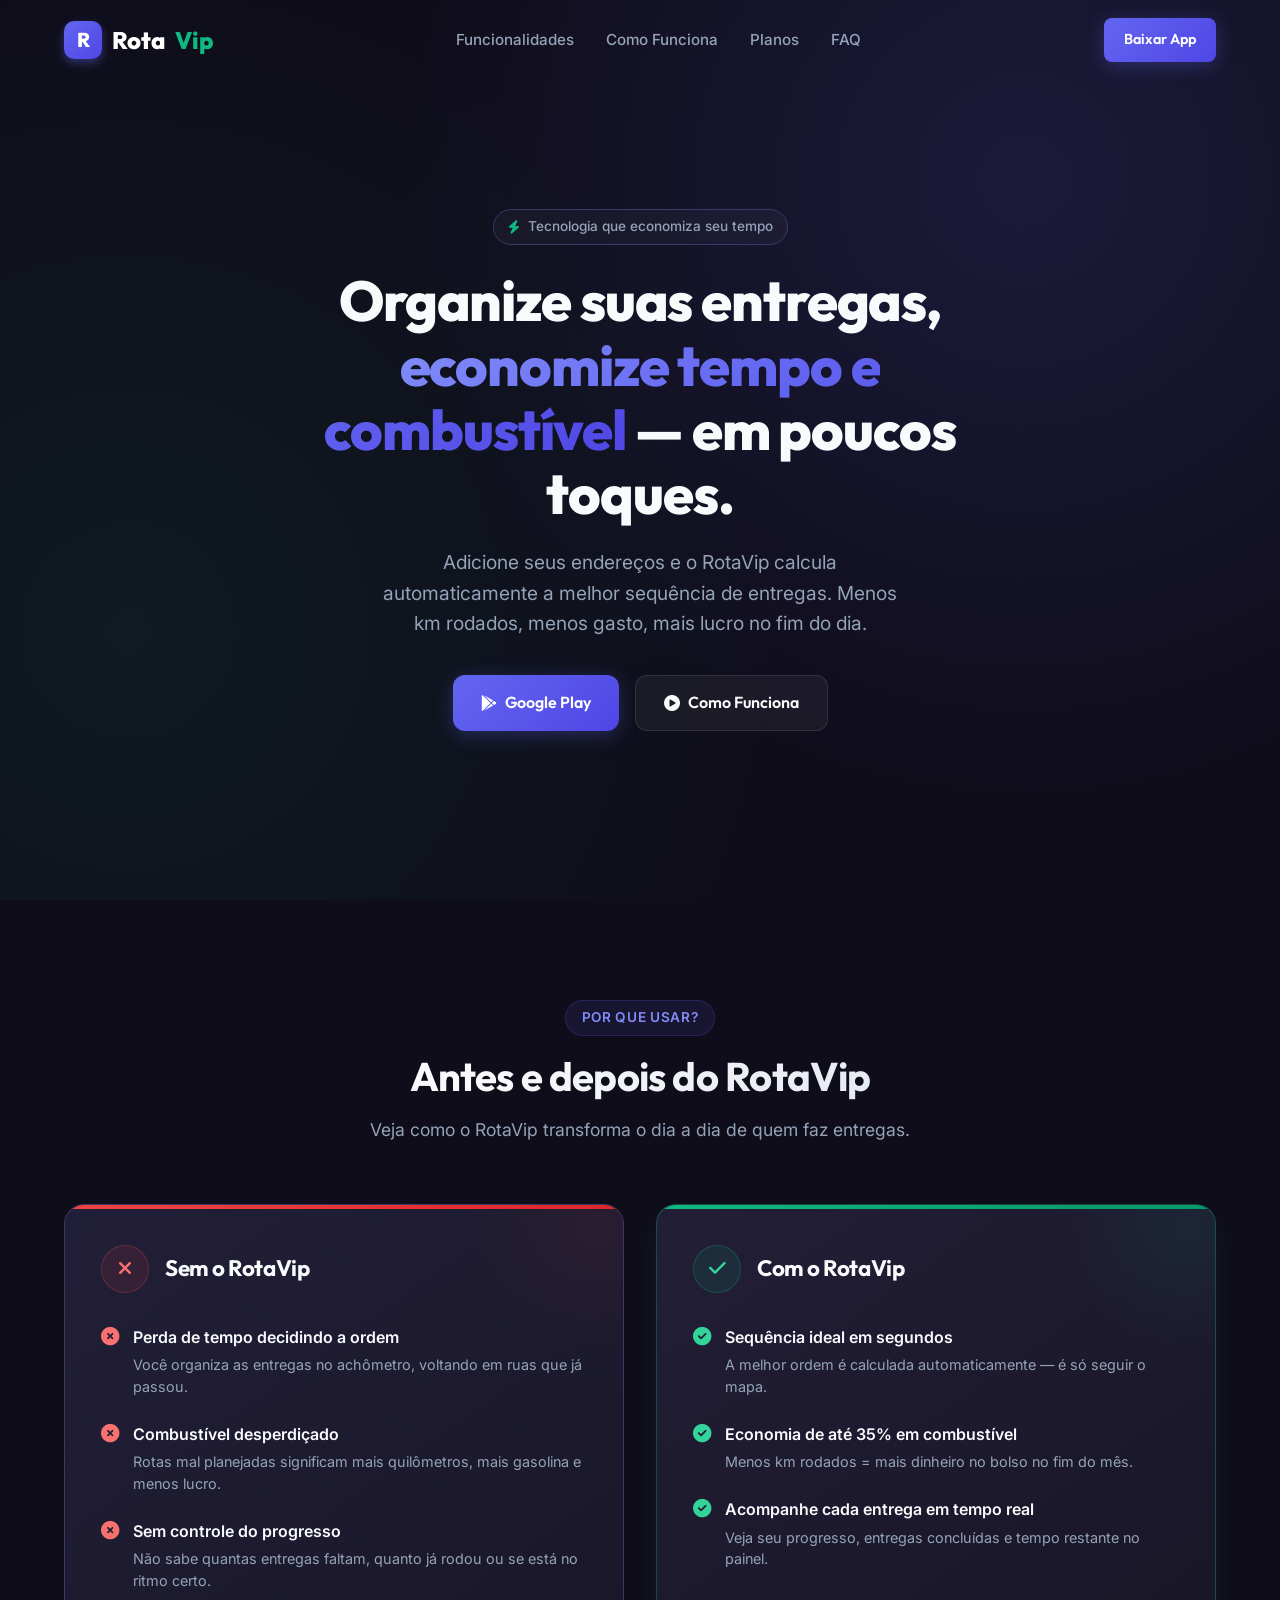
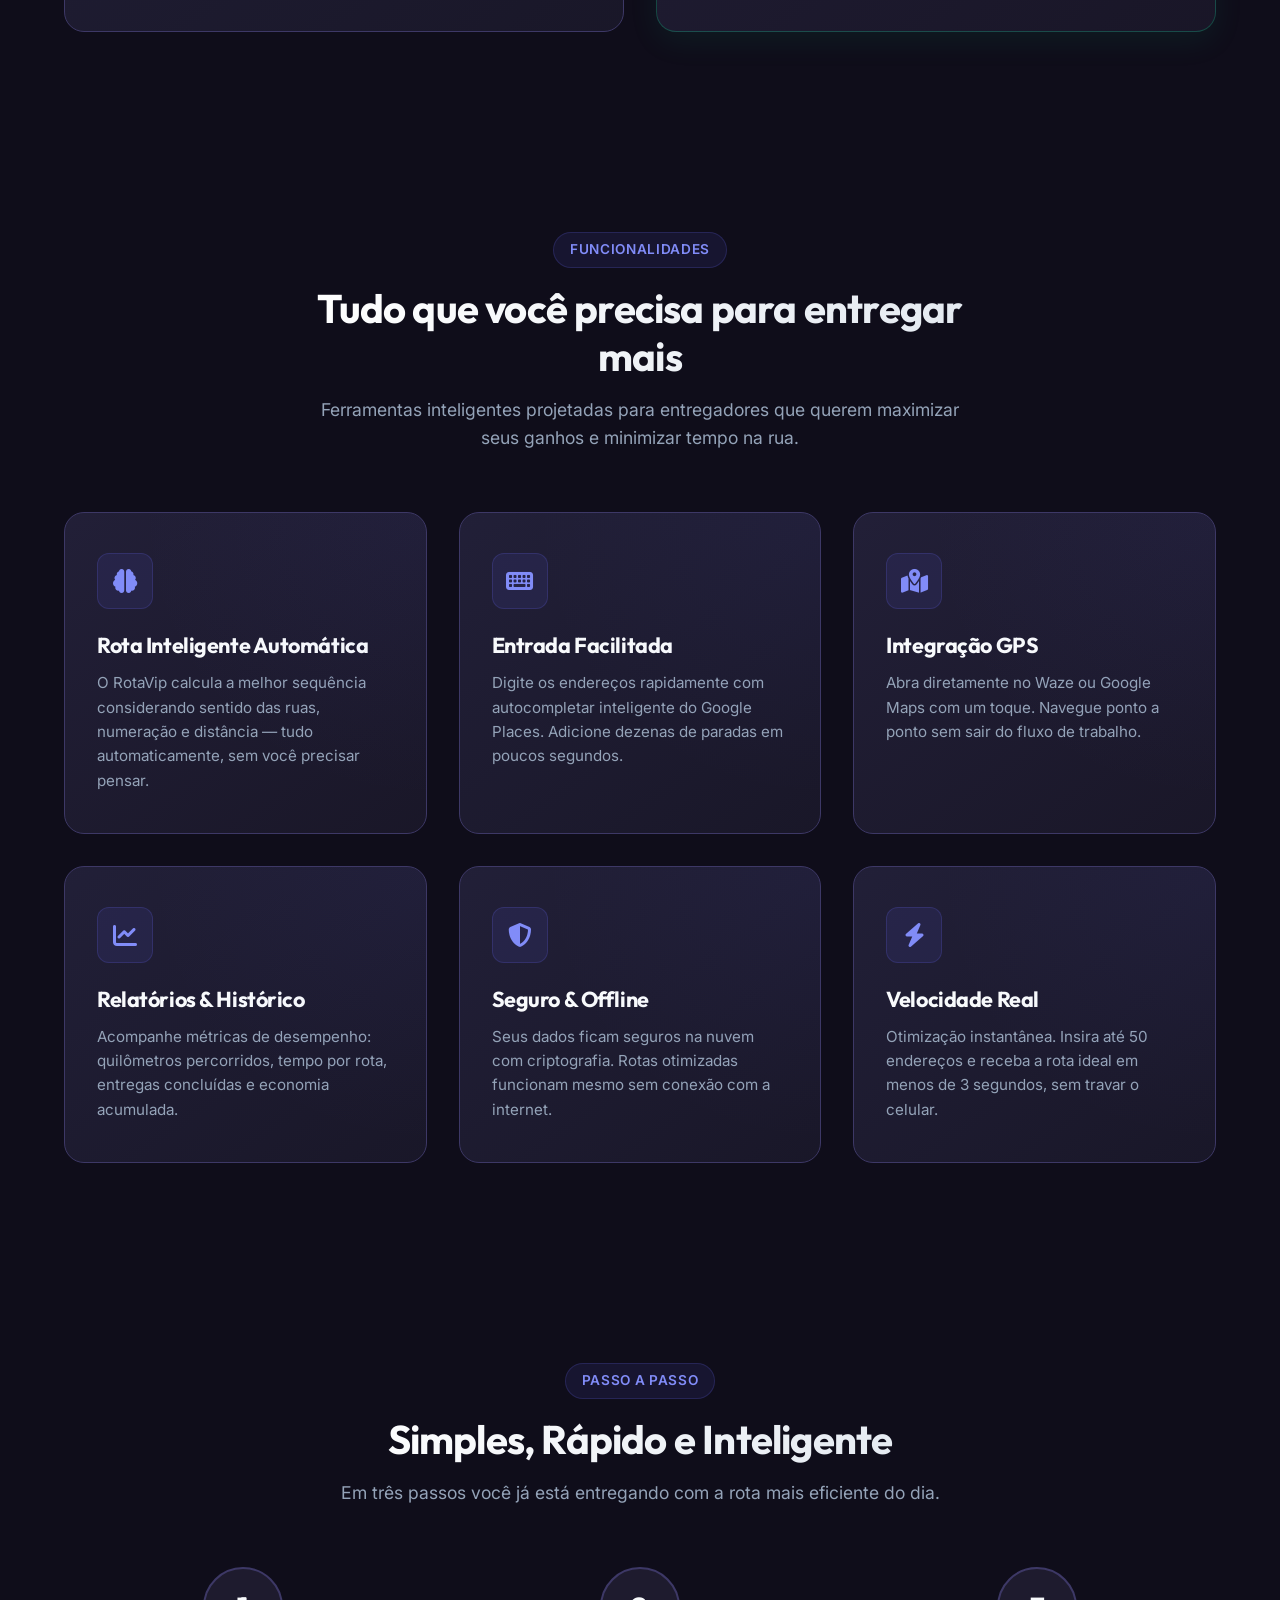
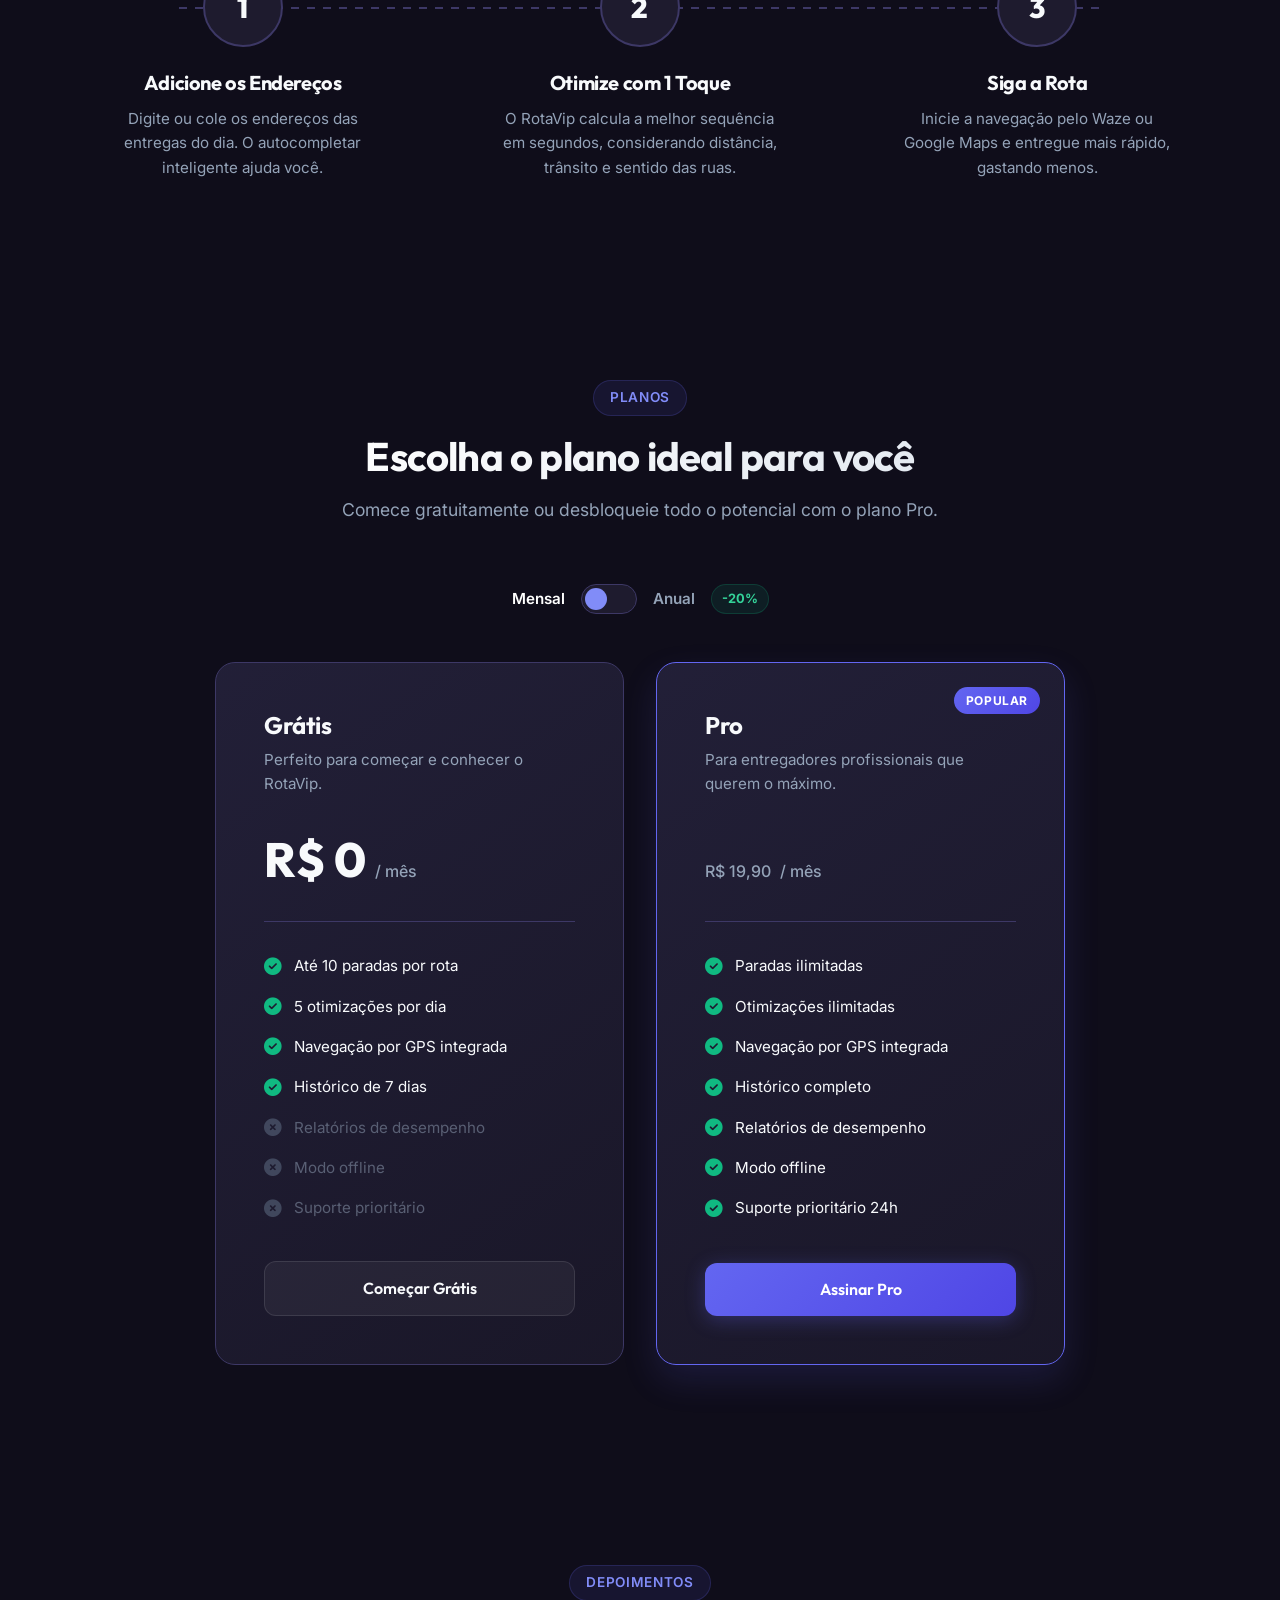
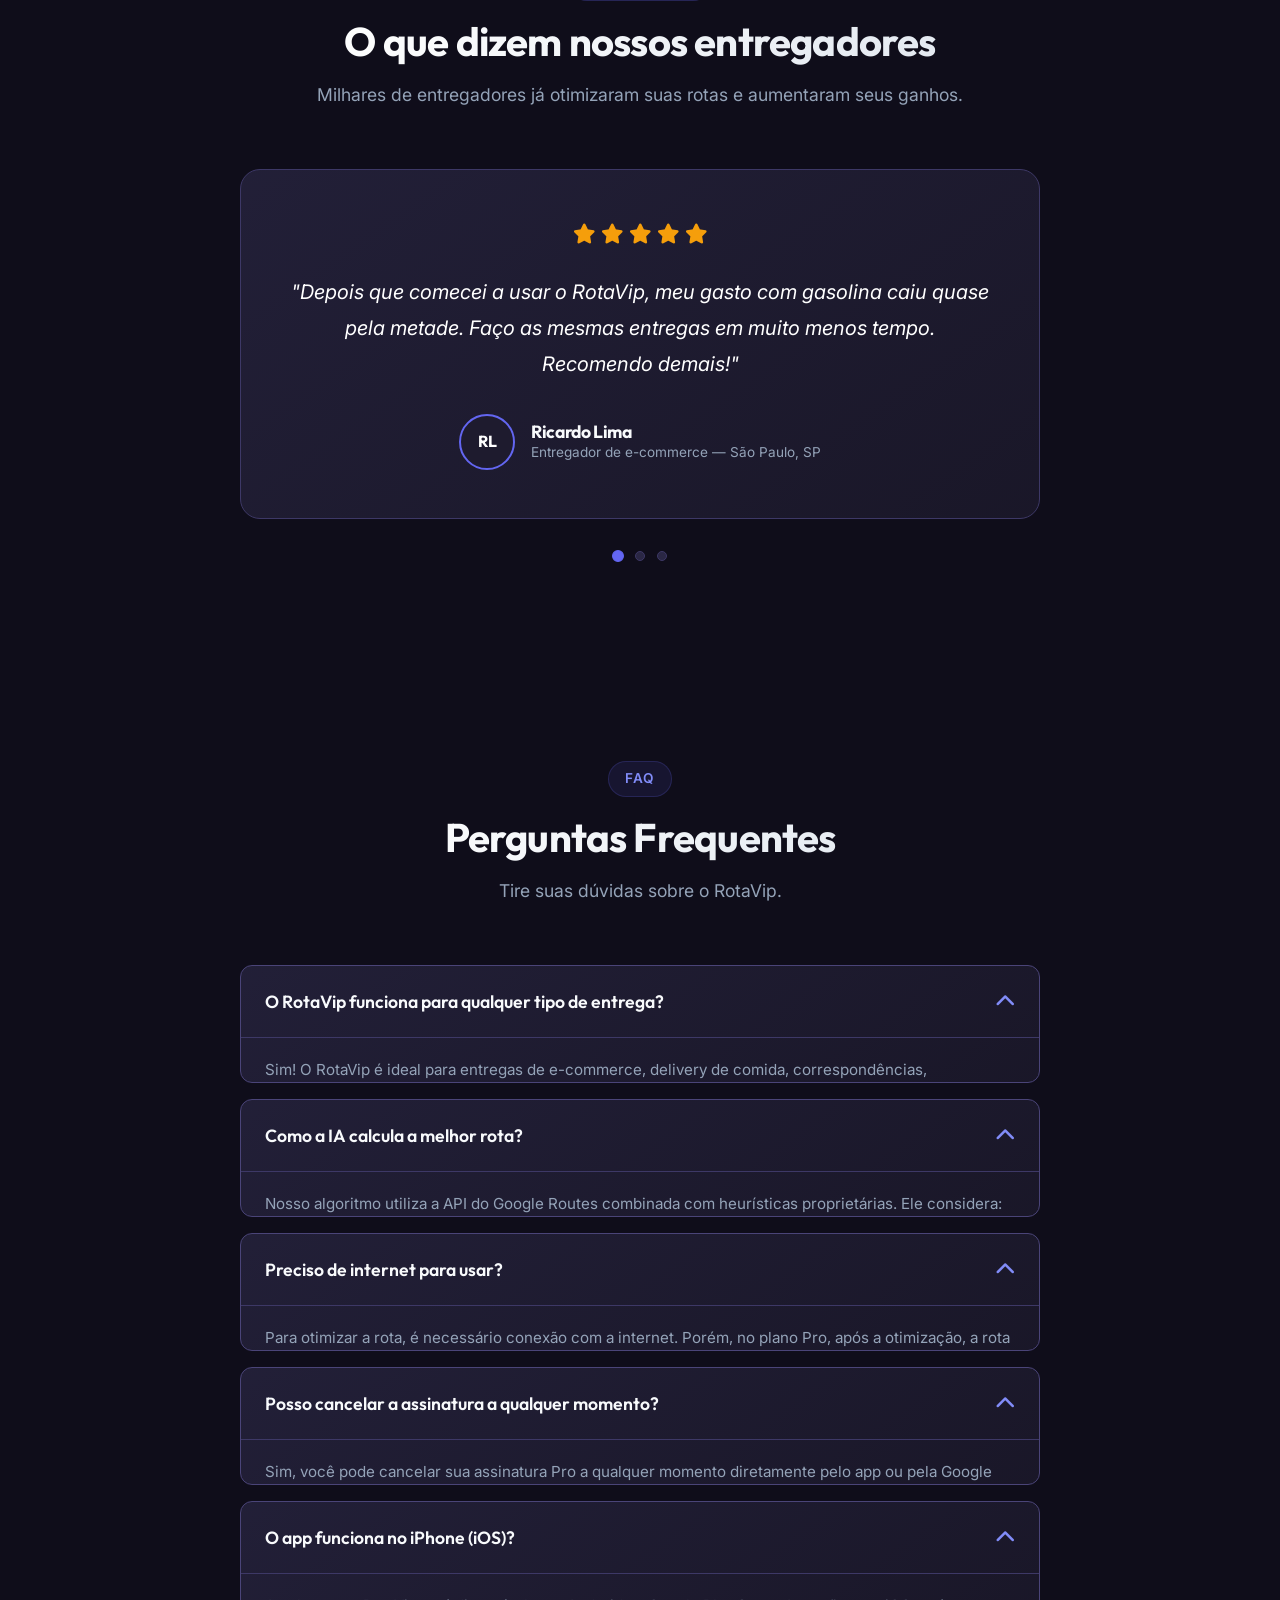
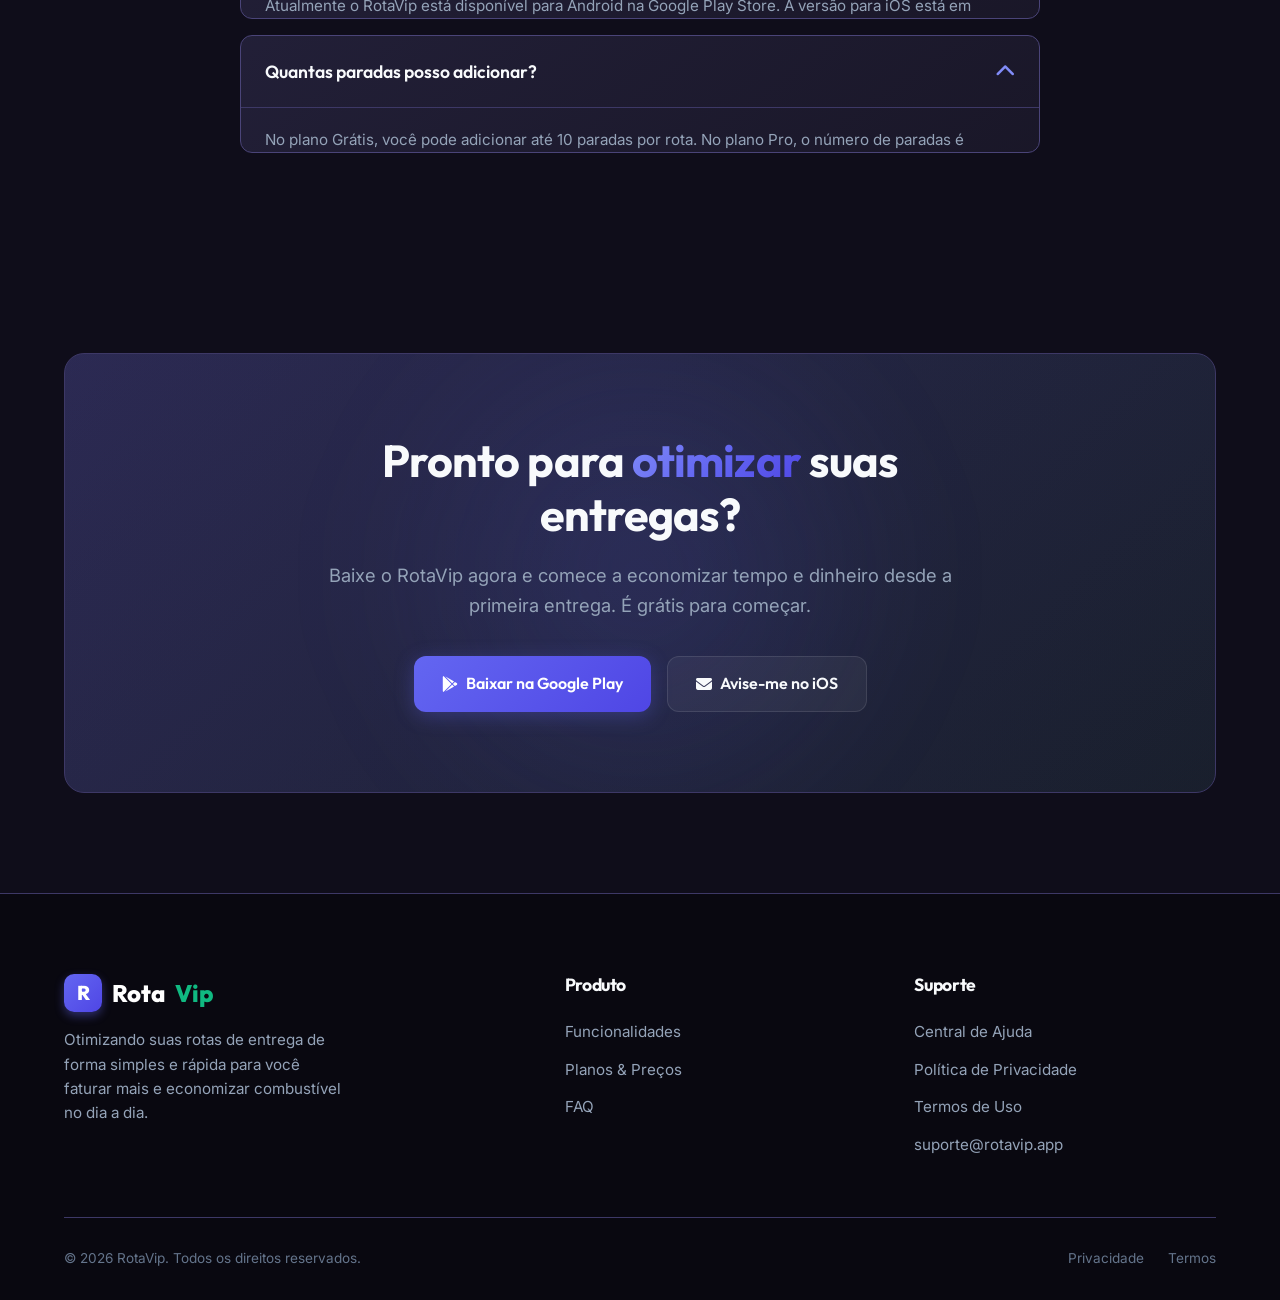
<file: index.html>
<!DOCTYPE html>
<html lang="pt-BR">
<head>
  <meta charset="UTF-8">
  <meta name="viewport" content="width=device-width, initial-scale=1.0">
  <title>RotaVip — Otimize suas Rotas de Entrega com IA</title>
  <meta name="description" content="RotaVip organiza automaticamente a melhor rota de entrega usando Inteligência Artificial. Economize combustível, tempo e aumente seus lucros como entregador.">
  <meta name="keywords" content="otimização de rotas, entrega, rota inteligente, entregador, app de rotas, IA, RotaVip">
  <meta name="author" content="RotaVip">
  <meta name="robots" content="index, follow">

  <!-- Open Graph -->
  <meta property="og:title" content="RotaVip — Otimize suas Rotas de Entrega com IA">
  <meta property="og:description" content="O app que organiza automaticamente a melhor rota de entrega. Economize combustível e tempo.">
  <meta property="og:type" content="website">
  <meta property="og:locale" content="pt_BR">

  <!-- Favicon placeholder -->
  <link rel="icon" href="data:image/svg+xml,<svg xmlns='http://www.w3.org/2000/svg' viewBox='0 0 100 100'><text y='.9em' font-size='90'>🚀</text></svg>">

  <!-- Stylesheets -->
  <link rel="stylesheet" href="styles.css">
  <link rel="stylesheet" href="https://cdnjs.cloudflare.com/ajax/libs/font-awesome/6.5.1/css/all.min.css">
</head>
<body>

  <!-- ====== HEADER ====== -->
  <header class="header" id="header">
    <div class="container">
      <a href="#" class="logo">
        <span class="logo-icon">R</span>
        Rota<span class="logo-dot">Vip</span>
      </a>

      <nav>
        <ul class="nav-menu" id="nav-menu">
          <li><a href="#features" class="nav-link">Funcionalidades</a></li>
          <li><a href="#how-it-works" class="nav-link">Como Funciona</a></li>
          <li><a href="#pricing" class="nav-link">Planos</a></li>
          <li><a href="#faq" class="nav-link">FAQ</a></li>
        </ul>
      </nav>

      <div class="nav-actions">
        <a href="#download" class="btn btn-primary btn-sm">Baixar App</a>
        <button class="menu-toggle" id="menu-toggle" aria-label="Abrir menu">
          <i class="fas fa-bars"></i>
        </button>
      </div>
    </div>
  </header>

  <!-- ====== HERO ====== -->
  <section class="hero" id="hero">
    <div class="container">
      <div class="hero-grid">
        <div class="hero-content reveal">
          <div class="hero-badge">
            <i class="fas fa-bolt"></i>
            Tecnologia que economiza seu tempo
          </div>
          <h1 class="hero-title">
            Organize suas entregas, <span class="text-gradient">economize tempo e combustível</span> — em poucos toques.
          </h1>
          <p class="hero-description">
            Adicione seus endereços e o RotaVip calcula automaticamente a melhor sequência de entregas. Menos km rodados, menos gasto, mais lucro no fim do dia.
          </p>
          <div class="hero-ctas">
            <a href="#download" class="btn btn-primary">
              <i class="fab fa-google-play"></i>
              Google Play
            </a>
            <a href="#how-it-works" class="btn btn-secondary">
              <i class="fas fa-play-circle"></i>
              Como Funciona
            </a>
          </div>
        </div>
      </div>
    </div>
  </section>

  <!-- ====== PROBLEMA → SOLUÇÃO ====== -->
  <section class="section" id="problem-solution">
    <div class="container">
      <div class="section-header reveal">
        <span class="section-tag">Por que usar?</span>
        <h2 class="section-title">Antes e depois do RotaVip</h2>
        <p class="section-subtitle">Veja como o RotaVip transforma o dia a dia de quem faz entregas.</p>
      </div>

      <div class="comparison-grid">
        <!-- SEM RotaVip -->
        <div class="comparison-card comparison-without reveal">
          <div class="comparison-header">
            <div class="comparison-icon comparison-icon-bad">
              <i class="fas fa-times"></i>
            </div>
            <h3>Sem o RotaVip</h3>
          </div>
          <ul class="comparison-list">
            <li>
              <i class="fas fa-times-circle"></i>
              <div>
                <strong>Perda de tempo decidindo a ordem</strong>
                <p>Você organiza as entregas no achômetro, voltando em ruas que já passou.</p>
              </div>
            </li>
            <li>
              <i class="fas fa-times-circle"></i>
              <div>
                <strong>Combustível desperdiçado</strong>
                <p>Rotas mal planejadas significam mais quilômetros, mais gasolina e menos lucro.</p>
              </div>
            </li>
            <li>
              <i class="fas fa-times-circle"></i>
              <div>
                <strong>Sem controle do progresso</strong>
                <p>Não sabe quantas entregas faltam, quanto já rodou ou se está no ritmo certo.</p>
              </div>
            </li>
          </ul>
        </div>

        <!-- COM RotaVip -->
        <div class="comparison-card comparison-with reveal">
          <div class="comparison-header">
            <div class="comparison-icon comparison-icon-good">
              <i class="fas fa-check"></i>
            </div>
            <h3>Com o RotaVip</h3>
          </div>
          <ul class="comparison-list">
            <li>
              <i class="fas fa-check-circle"></i>
              <div>
                <strong>Sequência ideal em segundos</strong>
                <p>A melhor ordem é calculada automaticamente — é só seguir o mapa.</p>
              </div>
            </li>
            <li>
              <i class="fas fa-check-circle"></i>
              <div>
                <strong>Economia de até 35% em combustível</strong>
                <p>Menos km rodados = mais dinheiro no bolso no fim do mês.</p>
              </div>
            </li>
            <li>
              <i class="fas fa-check-circle"></i>
              <div>
                <strong>Acompanhe cada entrega em tempo real</strong>
                <p>Veja seu progresso, entregas concluídas e tempo restante no painel.</p>
              </div>
            </li>
          </ul>
        </div>
      </div>
    </div>
  </section>

  <!-- ====== FEATURES ====== -->
  <section class="section" id="features">
    <div class="container">
      <div class="section-header reveal">
        <span class="section-tag">Funcionalidades</span>
        <h2 class="section-title">Tudo que você precisa para entregar mais</h2>
        <p class="section-subtitle">Ferramentas inteligentes projetadas para entregadores que querem maximizar seus ganhos e minimizar tempo na rua.</p>
      </div>

      <div class="features-grid">
        <div class="feature-card reveal">
          <div class="feature-icon">
            <i class="fas fa-brain"></i>
          </div>
          <h3>Rota Inteligente Automática</h3>
          <p>O RotaVip calcula a melhor sequência considerando sentido das ruas, numeração e distância — tudo automaticamente, sem você precisar pensar.</p>
        </div>

        <div class="feature-card reveal">
          <div class="feature-icon">
            <i class="fas fa-keyboard"></i>
          </div>
          <h3>Entrada Facilitada</h3>
          <p>Digite os endereços rapidamente com autocompletar inteligente do Google Places. Adicione dezenas de paradas em poucos segundos.</p>
        </div>

        <div class="feature-card reveal">
          <div class="feature-icon">
            <i class="fas fa-map-marked-alt"></i>
          </div>
          <h3>Integração GPS</h3>
          <p>Abra diretamente no Waze ou Google Maps com um toque. Navegue ponto a ponto sem sair do fluxo de trabalho.</p>
        </div>

        <div class="feature-card reveal">
          <div class="feature-icon">
            <i class="fas fa-chart-line"></i>
          </div>
          <h3>Relatórios & Histórico</h3>
          <p>Acompanhe métricas de desempenho: quilômetros percorridos, tempo por rota, entregas concluídas e economia acumulada.</p>
        </div>

        <div class="feature-card reveal">
          <div class="feature-icon">
            <i class="fas fa-shield-alt"></i>
          </div>
          <h3>Seguro & Offline</h3>
          <p>Seus dados ficam seguros na nuvem com criptografia. Rotas otimizadas funcionam mesmo sem conexão com a internet.</p>
        </div>

        <div class="feature-card reveal">
          <div class="feature-icon">
            <i class="fas fa-bolt"></i>
          </div>
          <h3>Velocidade Real</h3>
          <p>Otimização instantânea. Insira até 50 endereços e receba a rota ideal em menos de 3 segundos, sem travar o celular.</p>
        </div>
      </div>
    </div>
  </section>

  <!-- ====== HOW IT WORKS ====== -->
  <section class="section" id="how-it-works">
    <div class="container">
      <div class="section-header reveal">
        <span class="section-tag">Passo a Passo</span>
        <h2 class="section-title">Simples, Rápido e Inteligente</h2>
        <p class="section-subtitle">Em três passos você já está entregando com a rota mais eficiente do dia.</p>
      </div>

      <div class="steps-timeline">
        <div class="step-item reveal">
          <div class="step-number">1</div>
          <h3 class="step-title">Adicione os Endereços</h3>
          <p class="step-desc">Digite ou cole os endereços das entregas do dia. O autocompletar inteligente ajuda você.</p>
        </div>

        <div class="step-item reveal">
          <div class="step-number">2</div>
          <h3 class="step-title">Otimize com 1 Toque</h3>
          <p class="step-desc">O RotaVip calcula a melhor sequência em segundos, considerando distância, trânsito e sentido das ruas.</p>
        </div>

        <div class="step-item reveal">
          <div class="step-number">3</div>
          <h3 class="step-title">Siga a Rota</h3>
          <p class="step-desc">Inicie a navegação pelo Waze ou Google Maps e entregue mais rápido, gastando menos.</p>
        </div>
      </div>
    </div>
  </section>

  <!-- ====== PRICING ====== -->
  <section class="section" id="pricing">
    <div class="container">
      <div class="section-header reveal">
        <span class="section-tag">Planos</span>
        <h2 class="section-title">Escolha o plano ideal para você</h2>
        <p class="section-subtitle">Comece gratuitamente ou desbloqueie todo o potencial com o plano Pro.</p>
      </div>

      <div class="pricing-toggle-wrapper reveal">
        <span class="toggle-label active" id="label-monthly">Mensal</span>
        <label class="pricing-switch">
          <input type="checkbox" id="pricing-toggle">
          <span class="switch-slider"></span>
        </label>
        <span class="toggle-label" id="label-annual">Anual</span>
        <span class="pricing-discount">-20%</span>
      </div>

      <div class="pricing-grid">
        <!-- Grátis -->
        <div class="price-card reveal">
          <div class="price-header">
            <h3>Grátis</h3>
            <p>Perfeito para começar e conhecer o RotaVip.</p>
          </div>
          <div class="price-amount">R$ 0 <span>/ mês</span></div>
          <div class="price-divider"></div>
          <ul class="price-features">
            <li class="active"><i class="fas fa-check-circle"></i> Até 10 paradas por rota</li>
            <li class="active"><i class="fas fa-check-circle"></i> 5 otimizações por dia</li>
            <li class="active"><i class="fas fa-check-circle"></i> Navegação por GPS integrada</li>
            <li class="active"><i class="fas fa-check-circle"></i> Histórico de 7 dias</li>
            <li class="disabled"><i class="fas fa-times-circle"></i> Relatórios de desempenho</li>
            <li class="disabled"><i class="fas fa-times-circle"></i> Modo offline</li>
            <li class="disabled"><i class="fas fa-times-circle"></i> Suporte prioritário</li>
          </ul>
          <a href="#download" class="btn btn-secondary" style="width:100%;">Começar Grátis</a>
        </div>

        <!-- Pro -->
        <div class="price-card popular reveal">
          <div class="price-header">
            <h3>Pro</h3>
            <p>Para entregadores profissionais que querem o máximo.</p>
          </div>
          <div class="price-amount">
            <span class="price-monthly">R$ 19,90</span>
            <span class="price-annual" style="display:none;">R$ 15,90</span>
            <span>/ mês</span>
          </div>
          <div class="price-divider"></div>
          <ul class="price-features">
            <li class="active"><i class="fas fa-check-circle"></i> Paradas ilimitadas</li>
            <li class="active"><i class="fas fa-check-circle"></i> Otimizações ilimitadas</li>
            <li class="active"><i class="fas fa-check-circle"></i> Navegação por GPS integrada</li>
            <li class="active"><i class="fas fa-check-circle"></i> Histórico completo</li>
            <li class="active"><i class="fas fa-check-circle"></i> Relatórios de desempenho</li>
            <li class="active"><i class="fas fa-check-circle"></i> Modo offline</li>
            <li class="active"><i class="fas fa-check-circle"></i> Suporte prioritário 24h</li>
          </ul>
          <a href="#download" class="btn btn-primary" style="width:100%;">Assinar Pro</a>
        </div>
      </div>
    </div>
  </section>

  <!-- ====== TESTIMONIALS ====== -->
  <section class="section" id="testimonials">
    <div class="container">
      <div class="section-header reveal">
        <span class="section-tag">Depoimentos</span>
        <h2 class="section-title">O que dizem nossos entregadores</h2>
        <p class="section-subtitle">Milhares de entregadores já otimizaram suas rotas e aumentaram seus ganhos.</p>
      </div>

      <div class="testimonials-slider reveal">
        <div class="testimonials-track">
          <div class="testimonial-slide active">
            <div class="testimonial-rating">
              <i class="fas fa-star"></i>
              <i class="fas fa-star"></i>
              <i class="fas fa-star"></i>
              <i class="fas fa-star"></i>
              <i class="fas fa-star"></i>
            </div>
            <p class="testimonial-text">"Depois que comecei a usar o RotaVip, meu gasto com gasolina caiu quase pela metade. Faço as mesmas entregas em muito menos tempo. Recomendo demais!"</p>
            <div class="testimonial-user">
              <div class="testimonial-avatar">RL</div>
              <div class="testimonial-info">
                <h4>Ricardo Lima</h4>
                <p>Entregador de e-commerce — São Paulo, SP</p>
              </div>
            </div>
          </div>

          <div class="testimonial-slide">
            <div class="testimonial-rating">
              <i class="fas fa-star"></i>
              <i class="fas fa-star"></i>
              <i class="fas fa-star"></i>
              <i class="fas fa-star"></i>
              <i class="fas fa-star"></i>
            </div>
            <p class="testimonial-text">"Eu fazia rota no achômetro e sempre gastava mais. Com o RotaVip, ele organiza tudo certinho, respeitando mão de direção e tudo. Mudou meu dia a dia."</p>
            <div class="testimonial-user">
              <div class="testimonial-avatar">AF</div>
              <div class="testimonial-info">
                <h4>Ana Ferreira</h4>
                <p>Entregadora autônoma — Belo Horizonte, MG</p>
              </div>
            </div>
          </div>

          <div class="testimonial-slide">
            <div class="testimonial-rating">
              <i class="fas fa-star"></i>
              <i class="fas fa-star"></i>
              <i class="fas fa-star"></i>
              <i class="fas fa-star"></i>
              <i class="fas fa-star-half-alt"></i>
            </div>
            <p class="testimonial-text">"Gerencio uma equipe de 8 entregadores e o RotaVip reduziu nosso custo operacional em quase 30%. A economia de combustível já pagou a assinatura muitas vezes."</p>
            <div class="testimonial-user">
              <div class="testimonial-avatar">MS</div>
              <div class="testimonial-info">
                <h4>Marcos Santos</h4>
                <p>Gestor de frotas — Rio de Janeiro, RJ</p>
              </div>
            </div>
          </div>
        </div>

        <div class="testimonials-nav" id="testimonials-nav">
          <button class="testimonial-dot active" data-index="0" aria-label="Depoimento 1"></button>
          <button class="testimonial-dot" data-index="1" aria-label="Depoimento 2"></button>
          <button class="testimonial-dot" data-index="2" aria-label="Depoimento 3"></button>
        </div>
      </div>
    </div>
  </section>

  <!-- ====== FAQ ====== -->
  <section class="section" id="faq">
    <div class="container">
      <div class="section-header reveal">
        <span class="section-tag">FAQ</span>
        <h2 class="section-title">Perguntas Frequentes</h2>
        <p class="section-subtitle">Tire suas dúvidas sobre o RotaVip.</p>
      </div>

      <div class="faq-list">
        <div class="faq-item reveal">
          <button class="faq-question" id="faq-q1">
            O RotaVip funciona para qualquer tipo de entrega?
            <i class="fas fa-chevron-down"></i>
          </button>
          <div class="faq-answer">
            <p>Sim! O RotaVip é ideal para entregas de e-commerce, delivery de comida, correspondências, encomendas e qualquer rota com múltiplos pontos de parada. Funciona tanto para motoboys quanto para motoristas de van ou carro.</p>
          </div>
        </div>

        <div class="faq-item reveal">
          <button class="faq-question" id="faq-q2">
            Como a IA calcula a melhor rota?
            <i class="fas fa-chevron-down"></i>
          </button>
          <div class="faq-answer">
            <p>Nosso algoritmo utiliza a API do Google Routes combinada com heurísticas proprietárias. Ele considera: distância real entre pontos, tempo estimado com trânsito, sentido das ruas (mão única/dupla), numeração crescente e decrescente para evitar retornos desnecessários.</p>
          </div>
        </div>

        <div class="faq-item reveal">
          <button class="faq-question" id="faq-q3">
            Preciso de internet para usar?
            <i class="fas fa-chevron-down"></i>
          </button>
          <div class="faq-answer">
            <p>Para otimizar a rota, é necessário conexão com a internet. Porém, no plano Pro, após a otimização, a rota fica salva offline e você pode navegar mesmo sem sinal de dados.</p>
          </div>
        </div>

        <div class="faq-item reveal">
          <button class="faq-question" id="faq-q4">
            Posso cancelar a assinatura a qualquer momento?
            <i class="fas fa-chevron-down"></i>
          </button>
          <div class="faq-answer">
            <p>Sim, você pode cancelar sua assinatura Pro a qualquer momento diretamente pelo app ou pela Google Play. Não há multa nem fidelidade. Após o cancelamento, você volta automaticamente para o plano Grátis.</p>
          </div>
        </div>

        <div class="faq-item reveal">
          <button class="faq-question" id="faq-q5">
            O app funciona no iPhone (iOS)?
            <i class="fas fa-chevron-down"></i>
          </button>
          <div class="faq-answer">
            <p>Atualmente o RotaVip está disponível para Android na Google Play Store. A versão para iOS está em desenvolvimento e será lançada em breve. Você pode se cadastrar para ser notificado quando estiver disponível.</p>
          </div>
        </div>

        <div class="faq-item reveal">
          <button class="faq-question" id="faq-q6">
            Quantas paradas posso adicionar?
            <i class="fas fa-chevron-down"></i>
          </button>
          <div class="faq-answer">
            <p>No plano Grátis, você pode adicionar até 10 paradas por rota. No plano Pro, o número de paradas é ilimitado — entregadores profissionais costumam adicionar entre 30 e 80 pontos por rota.</p>
          </div>
        </div>
      </div>
    </div>
  </section>

  <!-- ====== CTA DOWNLOAD ====== -->
  <section class="section" id="download">
    <div class="container">
      <div class="cta-banner reveal">
        <div class="cta-content">
          <h2>Pronto para <span class="text-gradient">otimizar</span> suas entregas?</h2>
          <p>Baixe o RotaVip agora e comece a economizar tempo e dinheiro desde a primeira entrega. É grátis para começar.</p>
          <div class="hero-ctas" style="justify-content:center;">
            <a href="#" class="btn btn-primary">
              <i class="fab fa-google-play"></i>
              Baixar na Google Play
            </a>
            <a href="#" class="btn btn-secondary">
              <i class="fas fa-envelope"></i>
              Avise-me no iOS
            </a>
          </div>
        </div>
      </div>
    </div>
  </section>

  <!-- ====== FOOTER ====== -->
  <footer class="footer" id="footer">
    <div class="container">
      <div class="footer-grid">
        <div class="footer-brand">
          <a href="#" class="logo">
            <span class="logo-icon">R</span>
            Rota<span class="logo-dot">Vip</span>
          </a>
          <p>Otimizando suas rotas de entrega de forma simples e rápida para você faturar mais e economizar combustível no dia a dia.</p>
        </div>

        <div class="footer-col">
          <h4>Produto</h4>
          <ul class="footer-links">
            <li><a href="#features">Funcionalidades</a></li>
            <li><a href="#pricing">Planos & Preços</a></li>
            <li><a href="#faq">FAQ</a></li>
          </ul>
        </div>


        <div class="footer-col">
          <h4>Suporte</h4>
          <ul class="footer-links">
            <li><a href="#">Central de Ajuda</a></li>
            <li><a href="politica-de-privacidade.html">Política de Privacidade</a></li>
            <li><a href="termos-de-uso.html">Termos de Uso</a></li>
            <li><a href="mailto:suporte@rotavip.app">suporte@rotavip.app</a></li>
          </ul>
        </div>
      </div>

      <div class="footer-bottom">
        <p>&copy; 2026 RotaVip. Todos os direitos reservados.</p>
        <div class="footer-legal-links">
          <a href="politica-de-privacidade.html">Privacidade</a>
          <a href="termos-de-uso.html">Termos</a>
        </div>
      </div>
    </div>
  </footer>

  <script src="script.js"></script>
</body>
</html>
</file>
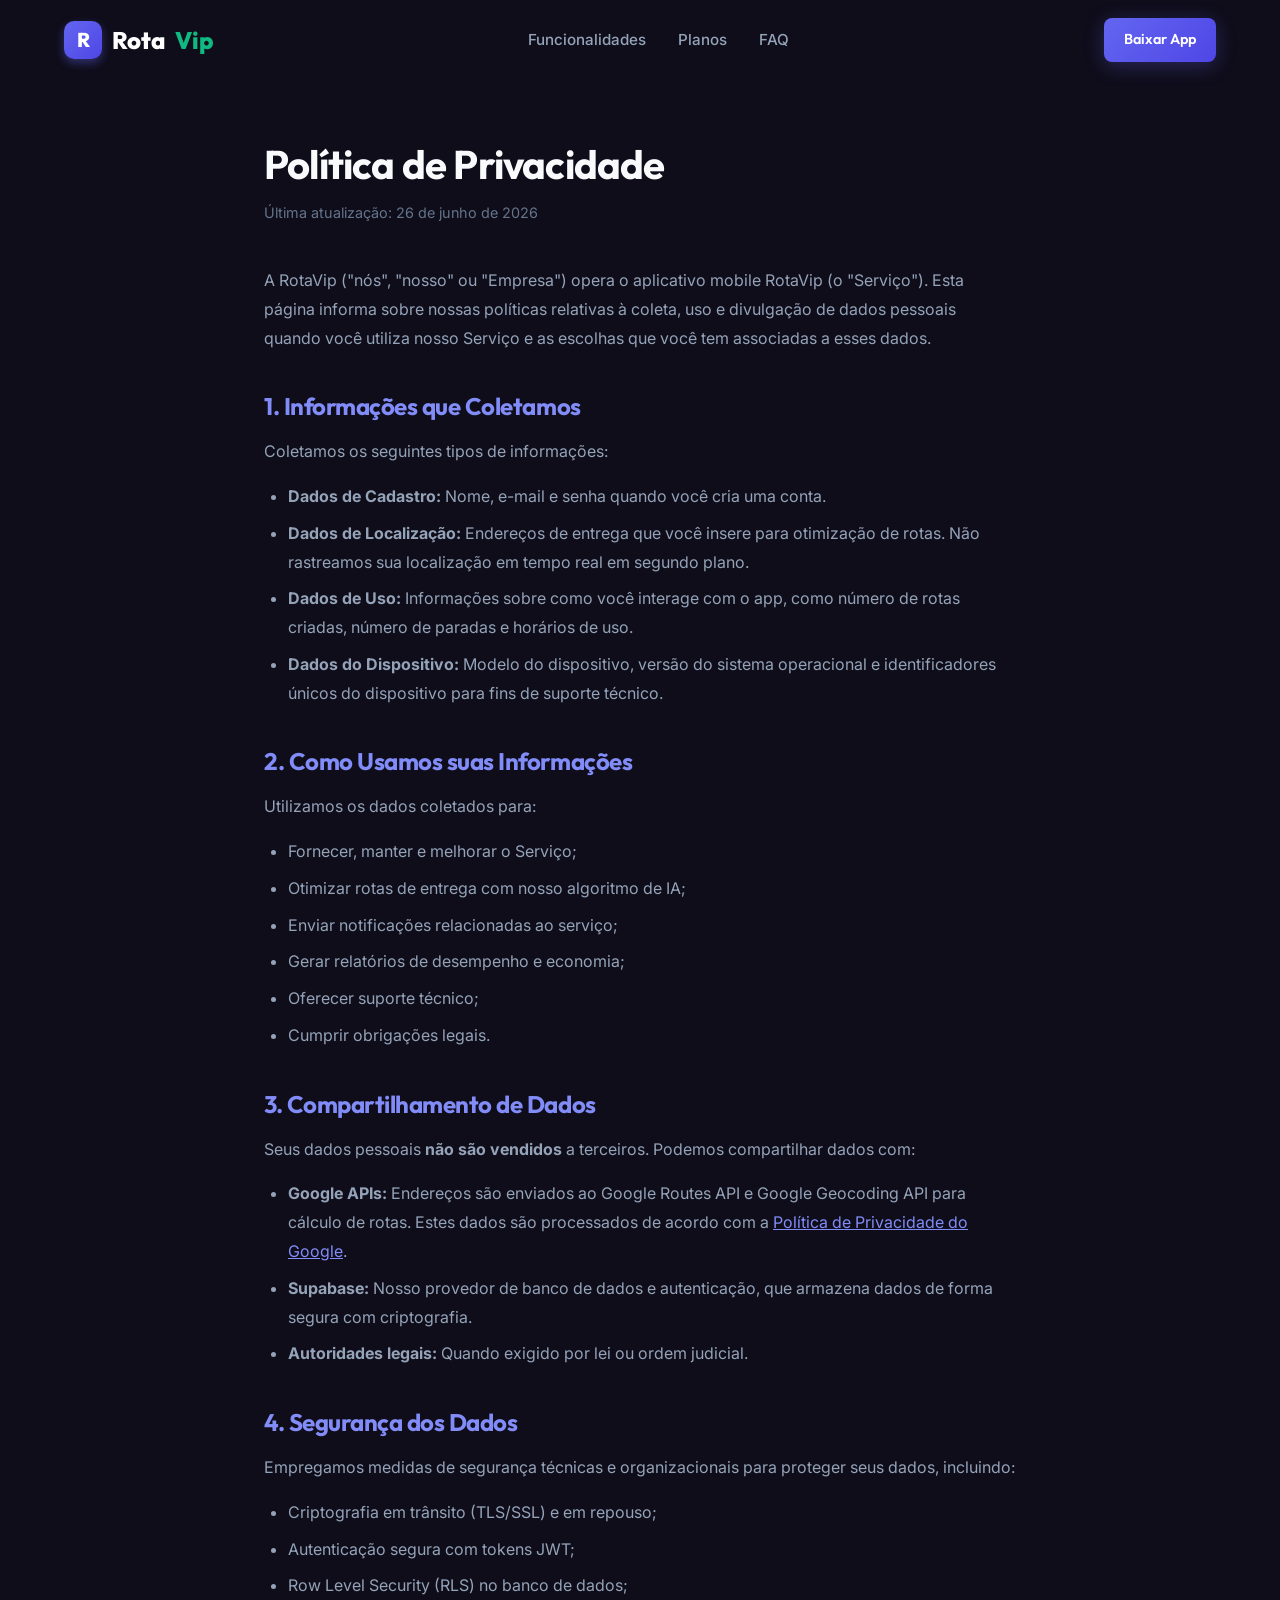
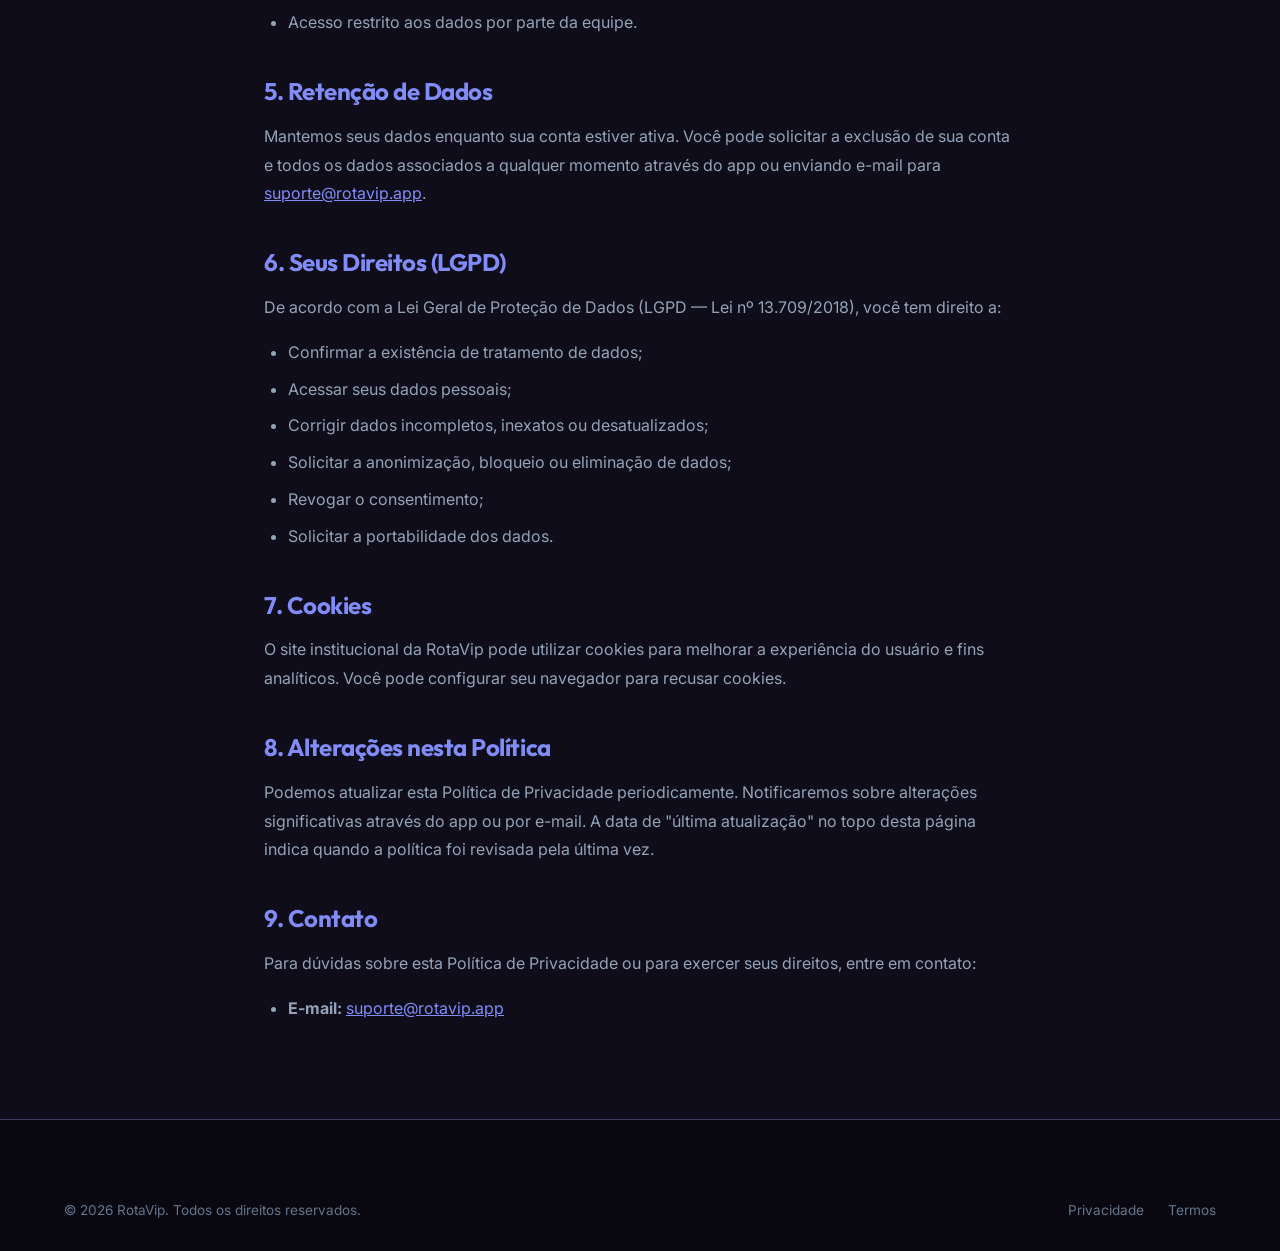
<file: politica-de-privacidade.html>
<!DOCTYPE html>
<html lang="pt-BR">
<head>
  <meta charset="UTF-8">
  <meta name="viewport" content="width=device-width, initial-scale=1.0">
  <title>Política de Privacidade — RotaVip</title>
  <meta name="description" content="Política de Privacidade do aplicativo RotaVip. Saiba como coletamos, usamos e protegemos seus dados.">
  <meta name="robots" content="index, follow">
  <link rel="icon" href="data:image/svg+xml,<svg xmlns='http://www.w3.org/2000/svg' viewBox='0 0 100 100'><text y='.9em' font-size='90'>🚀</text></svg>">
  <link rel="stylesheet" href="styles.css">
  <link rel="stylesheet" href="https://cdnjs.cloudflare.com/ajax/libs/font-awesome/6.5.1/css/all.min.css">
  <style>
    .legal-page { padding-top: calc(var(--header-height) + 60px); padding-bottom: 80px; }
    .legal-page .container { max-width: 800px; }
    .legal-page h1 { font-size: 2.5rem; margin-bottom: 12px; }
    .legal-page .legal-date { color: var(--text-tertiary); font-size: 0.9rem; margin-bottom: 40px; }
    .legal-page h2 { font-size: 1.5rem; margin-top: 40px; margin-bottom: 16px; color: var(--primary-light); }
    .legal-page p, .legal-page li { color: var(--text-secondary); font-size: 1rem; line-height: 1.8; margin-bottom: 16px; }
    .legal-page ul { padding-left: 24px; margin-bottom: 16px; }
    .legal-page ul li { margin-bottom: 8px; }
    .legal-page a { color: var(--primary-light); text-decoration: underline; }
  </style>
</head>
<body>

  <header class="header scrolled" id="header">
    <div class="container">
      <a href="index.html" class="logo">
        <span class="logo-icon">R</span>
        Rota<span class="logo-dot">Vip</span>
      </a>
      <nav>
        <ul class="nav-menu" id="nav-menu">
          <li><a href="index.html#features" class="nav-link">Funcionalidades</a></li>
          <li><a href="index.html#pricing" class="nav-link">Planos</a></li>
          <li><a href="index.html#faq" class="nav-link">FAQ</a></li>
        </ul>
      </nav>
      <div class="nav-actions">
        <a href="index.html#download" class="btn btn-primary btn-sm">Baixar App</a>
        <button class="menu-toggle" id="menu-toggle" aria-label="Abrir menu">
          <i class="fas fa-bars"></i>
        </button>
      </div>
    </div>
  </header>

  <main class="legal-page">
    <div class="container">
      <h1>Política de Privacidade</h1>
      <p class="legal-date">Última atualização: 26 de junho de 2026</p>

      <p>A RotaVip ("nós", "nosso" ou "Empresa") opera o aplicativo mobile RotaVip (o "Serviço"). Esta página informa sobre nossas políticas relativas à coleta, uso e divulgação de dados pessoais quando você utiliza nosso Serviço e as escolhas que você tem associadas a esses dados.</p>

      <h2>1. Informações que Coletamos</h2>
      <p>Coletamos os seguintes tipos de informações:</p>
      <ul>
        <li><strong>Dados de Cadastro:</strong> Nome, e-mail e senha quando você cria uma conta.</li>
        <li><strong>Dados de Localização:</strong> Endereços de entrega que você insere para otimização de rotas. Não rastreamos sua localização em tempo real em segundo plano.</li>
        <li><strong>Dados de Uso:</strong> Informações sobre como você interage com o app, como número de rotas criadas, número de paradas e horários de uso.</li>
        <li><strong>Dados do Dispositivo:</strong> Modelo do dispositivo, versão do sistema operacional e identificadores únicos do dispositivo para fins de suporte técnico.</li>
      </ul>

      <h2>2. Como Usamos suas Informações</h2>
      <p>Utilizamos os dados coletados para:</p>
      <ul>
        <li>Fornecer, manter e melhorar o Serviço;</li>
        <li>Otimizar rotas de entrega com nosso algoritmo de IA;</li>
        <li>Enviar notificações relacionadas ao serviço;</li>
        <li>Gerar relatórios de desempenho e economia;</li>
        <li>Oferecer suporte técnico;</li>
        <li>Cumprir obrigações legais.</li>
      </ul>

      <h2>3. Compartilhamento de Dados</h2>
      <p>Seus dados pessoais <strong>não são vendidos</strong> a terceiros. Podemos compartilhar dados com:</p>
      <ul>
        <li><strong>Google APIs:</strong> Endereços são enviados ao Google Routes API e Google Geocoding API para cálculo de rotas. Estes dados são processados de acordo com a <a href="https://policies.google.com/privacy" target="_blank" rel="noopener">Política de Privacidade do Google</a>.</li>
        <li><strong>Supabase:</strong> Nosso provedor de banco de dados e autenticação, que armazena dados de forma segura com criptografia.</li>
        <li><strong>Autoridades legais:</strong> Quando exigido por lei ou ordem judicial.</li>
      </ul>

      <h2>4. Segurança dos Dados</h2>
      <p>Empregamos medidas de segurança técnicas e organizacionais para proteger seus dados, incluindo:</p>
      <ul>
        <li>Criptografia em trânsito (TLS/SSL) e em repouso;</li>
        <li>Autenticação segura com tokens JWT;</li>
        <li>Row Level Security (RLS) no banco de dados;</li>
        <li>Acesso restrito aos dados por parte da equipe.</li>
      </ul>

      <h2>5. Retenção de Dados</h2>
      <p>Mantemos seus dados enquanto sua conta estiver ativa. Você pode solicitar a exclusão de sua conta e todos os dados associados a qualquer momento através do app ou enviando e-mail para <a href="mailto:suporte@rotavip.app">suporte@rotavip.app</a>.</p>

      <h2>6. Seus Direitos (LGPD)</h2>
      <p>De acordo com a Lei Geral de Proteção de Dados (LGPD — Lei nº 13.709/2018), você tem direito a:</p>
      <ul>
        <li>Confirmar a existência de tratamento de dados;</li>
        <li>Acessar seus dados pessoais;</li>
        <li>Corrigir dados incompletos, inexatos ou desatualizados;</li>
        <li>Solicitar a anonimização, bloqueio ou eliminação de dados;</li>
        <li>Revogar o consentimento;</li>
        <li>Solicitar a portabilidade dos dados.</li>
      </ul>

      <h2>7. Cookies</h2>
      <p>O site institucional da RotaVip pode utilizar cookies para melhorar a experiência do usuário e fins analíticos. Você pode configurar seu navegador para recusar cookies.</p>

      <h2>8. Alterações nesta Política</h2>
      <p>Podemos atualizar esta Política de Privacidade periodicamente. Notificaremos sobre alterações significativas através do app ou por e-mail. A data de "última atualização" no topo desta página indica quando a política foi revisada pela última vez.</p>

      <h2>9. Contato</h2>
      <p>Para dúvidas sobre esta Política de Privacidade ou para exercer seus direitos, entre em contato:</p>
      <ul>
        <li><strong>E-mail:</strong> <a href="mailto:suporte@rotavip.app">suporte@rotavip.app</a></li>
      </ul>
    </div>
  </main>

  <footer class="footer">
    <div class="container">
      <div class="footer-bottom" style="border-top:none; padding-top:0;">
        <p>&copy; 2026 RotaVip. Todos os direitos reservados.</p>
        <div class="footer-legal-links">
          <a href="politica-de-privacidade.html">Privacidade</a>
          <a href="termos-de-uso.html">Termos</a>
        </div>
      </div>
    </div>
  </footer>

  <script src="script.js"></script>
</body>
</html>
</file>
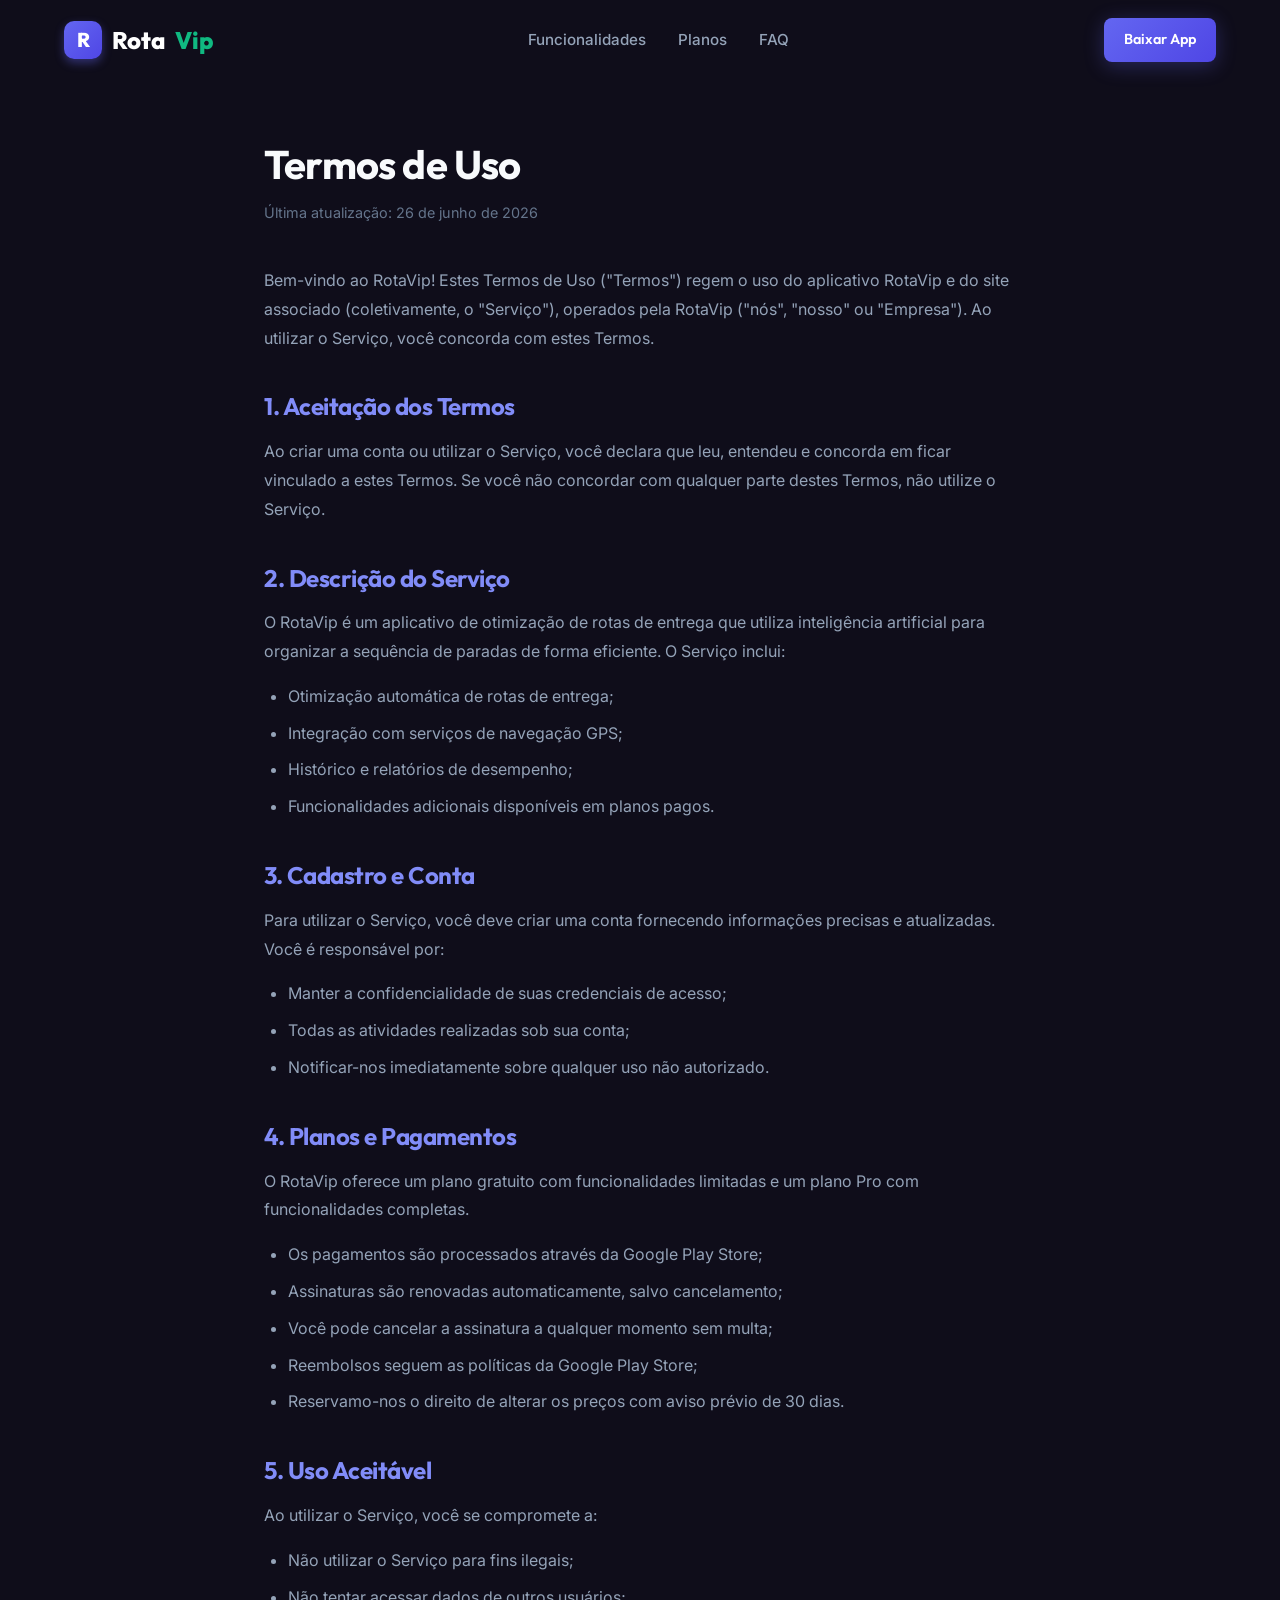
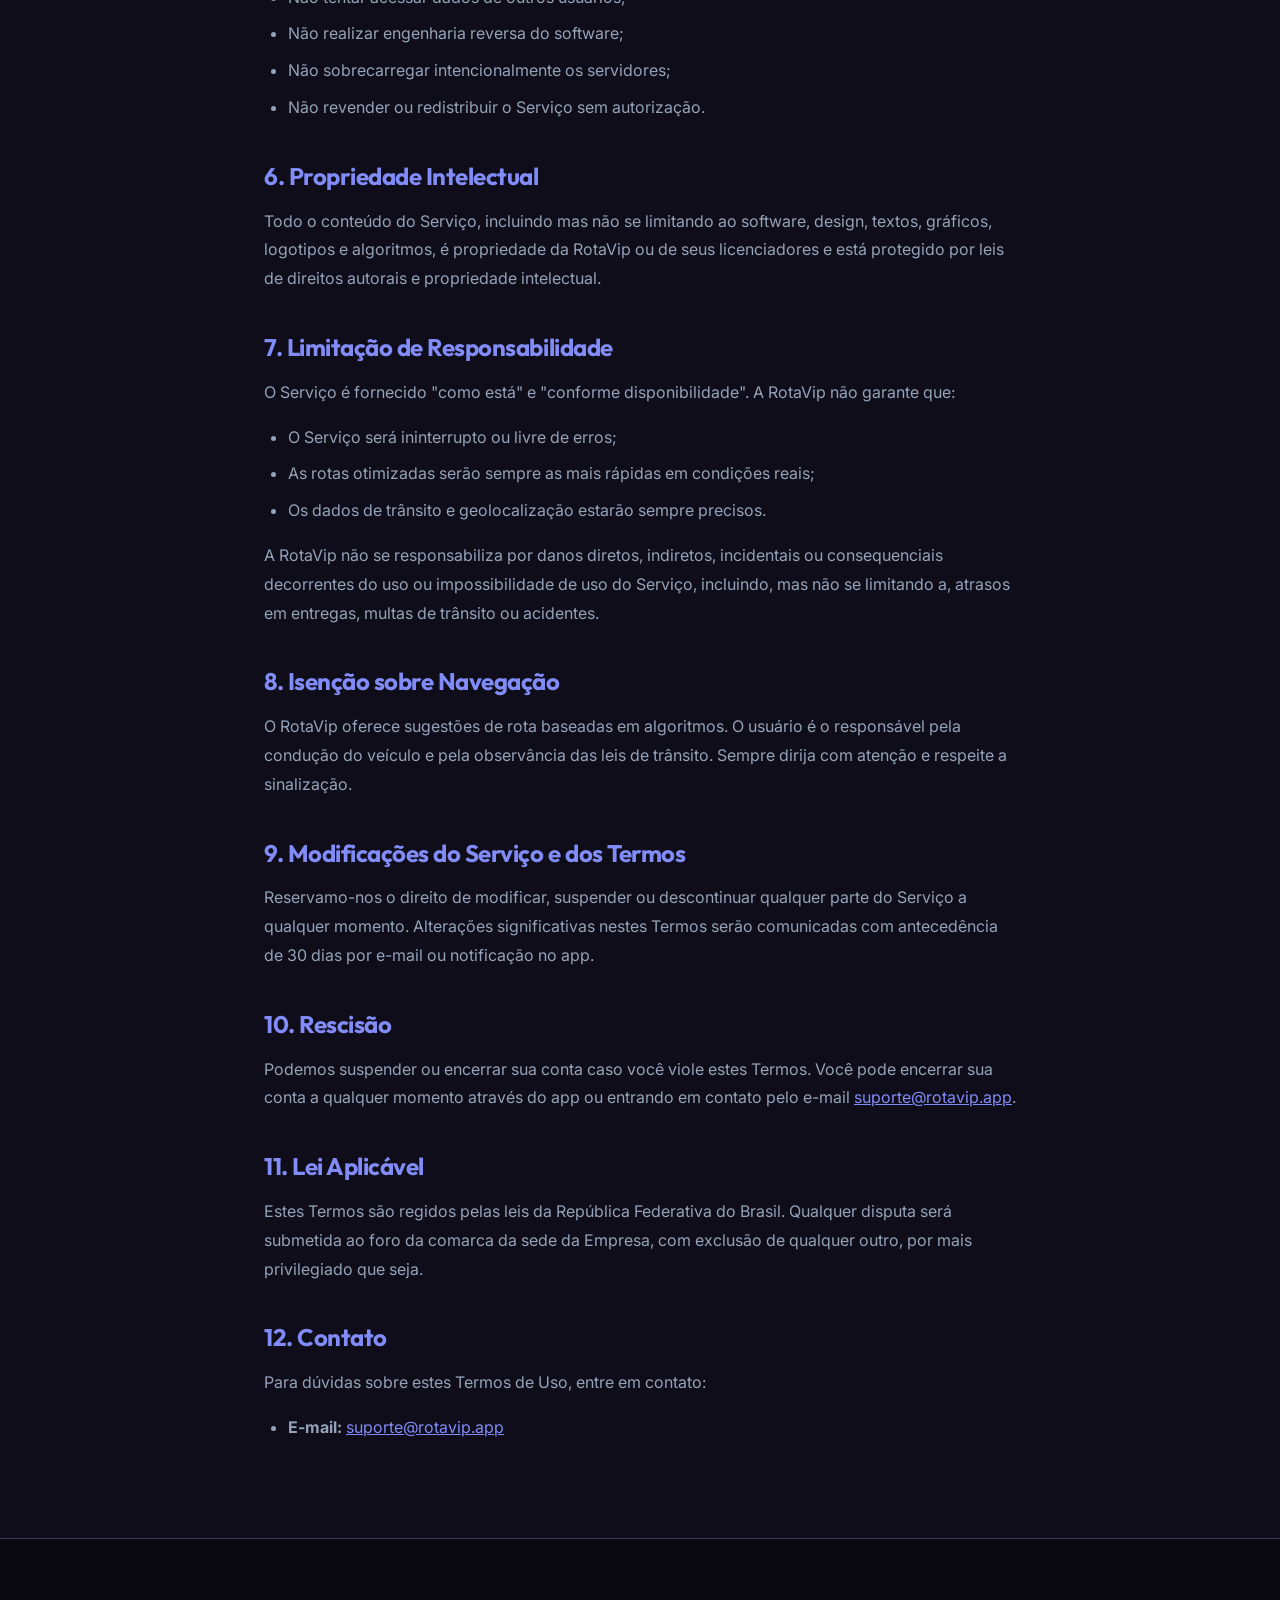
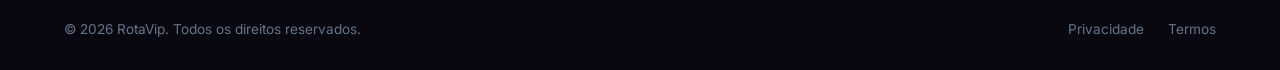
<file: termos-de-uso.html>
<!DOCTYPE html>
<html lang="pt-BR">
<head>
  <meta charset="UTF-8">
  <meta name="viewport" content="width=device-width, initial-scale=1.0">
  <title>Termos de Uso — RotaVip</title>
  <meta name="description" content="Termos de Uso do aplicativo RotaVip. Leia os termos e condições de utilização do nosso serviço.">
  <meta name="robots" content="index, follow">
  <link rel="icon" href="data:image/svg+xml,<svg xmlns='http://www.w3.org/2000/svg' viewBox='0 0 100 100'><text y='.9em' font-size='90'>🚀</text></svg>">
  <link rel="stylesheet" href="styles.css">
  <link rel="stylesheet" href="https://cdnjs.cloudflare.com/ajax/libs/font-awesome/6.5.1/css/all.min.css">
  <style>
    .legal-page { padding-top: calc(var(--header-height) + 60px); padding-bottom: 80px; }
    .legal-page .container { max-width: 800px; }
    .legal-page h1 { font-size: 2.5rem; margin-bottom: 12px; }
    .legal-page .legal-date { color: var(--text-tertiary); font-size: 0.9rem; margin-bottom: 40px; }
    .legal-page h2 { font-size: 1.5rem; margin-top: 40px; margin-bottom: 16px; color: var(--primary-light); }
    .legal-page p, .legal-page li { color: var(--text-secondary); font-size: 1rem; line-height: 1.8; margin-bottom: 16px; }
    .legal-page ul { padding-left: 24px; margin-bottom: 16px; }
    .legal-page ul li { margin-bottom: 8px; }
    .legal-page a { color: var(--primary-light); text-decoration: underline; }
  </style>
</head>
<body>

  <header class="header scrolled" id="header">
    <div class="container">
      <a href="index.html" class="logo">
        <span class="logo-icon">R</span>
        Rota<span class="logo-dot">Vip</span>
      </a>
      <nav>
        <ul class="nav-menu" id="nav-menu">
          <li><a href="index.html#features" class="nav-link">Funcionalidades</a></li>
          <li><a href="index.html#pricing" class="nav-link">Planos</a></li>
          <li><a href="index.html#faq" class="nav-link">FAQ</a></li>
        </ul>
      </nav>
      <div class="nav-actions">
        <a href="index.html#download" class="btn btn-primary btn-sm">Baixar App</a>
        <button class="menu-toggle" id="menu-toggle" aria-label="Abrir menu">
          <i class="fas fa-bars"></i>
        </button>
      </div>
    </div>
  </header>

  <main class="legal-page">
    <div class="container">
      <h1>Termos de Uso</h1>
      <p class="legal-date">Última atualização: 26 de junho de 2026</p>

      <p>Bem-vindo ao RotaVip! Estes Termos de Uso ("Termos") regem o uso do aplicativo RotaVip e do site associado (coletivamente, o "Serviço"), operados pela RotaVip ("nós", "nosso" ou "Empresa"). Ao utilizar o Serviço, você concorda com estes Termos.</p>

      <h2>1. Aceitação dos Termos</h2>
      <p>Ao criar uma conta ou utilizar o Serviço, você declara que leu, entendeu e concorda em ficar vinculado a estes Termos. Se você não concordar com qualquer parte destes Termos, não utilize o Serviço.</p>

      <h2>2. Descrição do Serviço</h2>
      <p>O RotaVip é um aplicativo de otimização de rotas de entrega que utiliza inteligência artificial para organizar a sequência de paradas de forma eficiente. O Serviço inclui:</p>
      <ul>
        <li>Otimização automática de rotas de entrega;</li>
        <li>Integração com serviços de navegação GPS;</li>
        <li>Histórico e relatórios de desempenho;</li>
        <li>Funcionalidades adicionais disponíveis em planos pagos.</li>
      </ul>

      <h2>3. Cadastro e Conta</h2>
      <p>Para utilizar o Serviço, você deve criar uma conta fornecendo informações precisas e atualizadas. Você é responsável por:</p>
      <ul>
        <li>Manter a confidencialidade de suas credenciais de acesso;</li>
        <li>Todas as atividades realizadas sob sua conta;</li>
        <li>Notificar-nos imediatamente sobre qualquer uso não autorizado.</li>
      </ul>

      <h2>4. Planos e Pagamentos</h2>
      <p>O RotaVip oferece um plano gratuito com funcionalidades limitadas e um plano Pro com funcionalidades completas.</p>
      <ul>
        <li>Os pagamentos são processados através da Google Play Store;</li>
        <li>Assinaturas são renovadas automaticamente, salvo cancelamento;</li>
        <li>Você pode cancelar a assinatura a qualquer momento sem multa;</li>
        <li>Reembolsos seguem as políticas da Google Play Store;</li>
        <li>Reservamo-nos o direito de alterar os preços com aviso prévio de 30 dias.</li>
      </ul>

      <h2>5. Uso Aceitável</h2>
      <p>Ao utilizar o Serviço, você se compromete a:</p>
      <ul>
        <li>Não utilizar o Serviço para fins ilegais;</li>
        <li>Não tentar acessar dados de outros usuários;</li>
        <li>Não realizar engenharia reversa do software;</li>
        <li>Não sobrecarregar intencionalmente os servidores;</li>
        <li>Não revender ou redistribuir o Serviço sem autorização.</li>
      </ul>

      <h2>6. Propriedade Intelectual</h2>
      <p>Todo o conteúdo do Serviço, incluindo mas não se limitando ao software, design, textos, gráficos, logotipos e algoritmos, é propriedade da RotaVip ou de seus licenciadores e está protegido por leis de direitos autorais e propriedade intelectual.</p>

      <h2>7. Limitação de Responsabilidade</h2>
      <p>O Serviço é fornecido "como está" e "conforme disponibilidade". A RotaVip não garante que:</p>
      <ul>
        <li>O Serviço será ininterrupto ou livre de erros;</li>
        <li>As rotas otimizadas serão sempre as mais rápidas em condições reais;</li>
        <li>Os dados de trânsito e geolocalização estarão sempre precisos.</li>
      </ul>
      <p>A RotaVip não se responsabiliza por danos diretos, indiretos, incidentais ou consequenciais decorrentes do uso ou impossibilidade de uso do Serviço, incluindo, mas não se limitando a, atrasos em entregas, multas de trânsito ou acidentes.</p>

      <h2>8. Isenção sobre Navegação</h2>
      <p>O RotaVip oferece sugestões de rota baseadas em algoritmos. O usuário é o responsável pela condução do veículo e pela observância das leis de trânsito. Sempre dirija com atenção e respeite a sinalização.</p>

      <h2>9. Modificações do Serviço e dos Termos</h2>
      <p>Reservamo-nos o direito de modificar, suspender ou descontinuar qualquer parte do Serviço a qualquer momento. Alterações significativas nestes Termos serão comunicadas com antecedência de 30 dias por e-mail ou notificação no app.</p>

      <h2>10. Rescisão</h2>
      <p>Podemos suspender ou encerrar sua conta caso você viole estes Termos. Você pode encerrar sua conta a qualquer momento através do app ou entrando em contato pelo e-mail <a href="mailto:suporte@rotavip.app">suporte@rotavip.app</a>.</p>

      <h2>11. Lei Aplicável</h2>
      <p>Estes Termos são regidos pelas leis da República Federativa do Brasil. Qualquer disputa será submetida ao foro da comarca da sede da Empresa, com exclusão de qualquer outro, por mais privilegiado que seja.</p>

      <h2>12. Contato</h2>
      <p>Para dúvidas sobre estes Termos de Uso, entre em contato:</p>
      <ul>
        <li><strong>E-mail:</strong> <a href="mailto:suporte@rotavip.app">suporte@rotavip.app</a></li>
      </ul>
    </div>
  </main>

  <footer class="footer">
    <div class="container">
      <div class="footer-bottom" style="border-top:none; padding-top:0;">
        <p>&copy; 2026 RotaVip. Todos os direitos reservados.</p>
        <div class="footer-legal-links">
          <a href="politica-de-privacidade.html">Privacidade</a>
          <a href="termos-de-uso.html">Termos</a>
        </div>
      </div>
    </div>
  </footer>

  <script src="script.js"></script>
</body>
</html>
</file>
<file: styles.css>
@import url('https://fonts.googleapis.com/css2?family=Inter:wght@300;400;500;600;700&family=Outfit:wght@400;500;600;700;800&display=swap');

/* ==========================================================================
   CSS VARIABLES & DESIGN SYSTEM
   ========================================================================== */
:root {
  /* Color Palette (Matches RotaVip App) */
  --bg-color: #0F0D1A;
  --surface-primary: #1E1B2E;
  --surface-card: #2A2744;
  --surface-elevated: #342F54;
  --border-color: #3D3866;
  --border-light: #4A4478;
  
  --text-primary: #F8FAFC;
  --text-secondary: #94A3B8;
  --text-tertiary: #64748B;
  
  /* Brand Accents */
  --primary: #6366F1;
  --primary-light: #818CF8;
  --primary-dark: #4F46E5;
  
  --accent: #10B981;
  --accent-light: #34D399;
  --accent-dark: #059669;
  
  --warning: #F59E0B;
  --danger: #EF4444;
  
  /* Gradients */
  --grad-primary: linear-gradient(135deg, #6366F1 0%, #4F46E5 100%);
  --grad-accent: linear-gradient(135deg, #10B981 0%, #059669 100%);
  --grad-hero: linear-gradient(135deg, #818CF8 0%, #6366F1 50%, #4F46E5 100%);
  --grad-glow: radial-gradient(circle, rgba(99, 102, 241, 0.15) 0%, rgba(15, 13, 26, 0) 70%);
  --grad-glow-green: radial-gradient(circle, rgba(16, 185, 129, 0.1) 0%, rgba(15, 13, 26, 0) 70%);
  --grad-card: linear-gradient(145deg, rgba(42, 39, 68, 0.7) 0%, rgba(30, 27, 46, 0.7) 100%);

  /* Animation & Spacing Tokens */
  --transition-fast: 0.2s ease;
  --transition-normal: 0.3s cubic-bezier(0.4, 0, 0.2, 1);
  --transition-slow: 0.5s cubic-bezier(0.4, 0, 0.2, 1);
  --radius-sm: 8px;
  --radius-md: 12px;
  --radius-lg: 20px;
  --radius-full: 9999px;
  
  --container-width: 1200px;
  --header-height: 80px;
}

/* ==========================================================================
   BASE & RESET
   ========================================================================== */
*, *::before, *::after {
  box-sizing: border-box;
  margin: 0;
  padding: 0;
}

html {
  scroll-behavior: smooth;
  font-size: 16px;
}

body {
  background-color: var(--bg-color);
  color: var(--text-primary);
  font-family: 'Inter', sans-serif;
  line-height: 1.6;
  overflow-x: hidden;
}

h1, h2, h3, h4, h5, h6 {
  font-family: 'Outfit', sans-serif;
  font-weight: 700;
  letter-spacing: -0.02em;
  line-height: 1.2;
}

a {
  color: inherit;
  text-decoration: none;
  transition: color var(--transition-fast);
}

img {
  max-width: 100%;
  height: auto;
  display: block;
}

button, input, select {
  font-family: inherit;
  font-size: inherit;
  color: inherit;
  background: none;
  border: none;
  outline: none;
}

button {
  cursor: pointer;
}

/* ==========================================================================
   LAYOUT & CONTAINER
   ========================================================================== */
.container {
  width: 100%;
  max-width: var(--container-width);
  margin: 0 auto;
  padding: 0 24px;
}

.section {
  padding: 100px 0;
  position: relative;
}

.section-header {
  text-align: center;
  max-width: 650px;
  margin: 0 auto 60px;
}

.section-tag {
  display: inline-block;
  padding: 6px 16px;
  background: rgba(99, 102, 241, 0.1);
  border: 1px solid rgba(99, 102, 241, 0.2);
  color: var(--primary-light);
  border-radius: var(--radius-full);
  font-size: 0.85rem;
  font-weight: 600;
  text-transform: uppercase;
  letter-spacing: 0.05em;
  margin-bottom: 16px;
}

.section-title {
  font-size: 2.5rem;
  margin-bottom: 16px;
  background: linear-gradient(135deg, #FFFFFF 0%, #E2E8F0 100%);
  -webkit-background-clip: text;
  -webkit-text-fill-color: transparent;
}

.section-subtitle {
  color: var(--text-secondary);
  font-size: 1.1rem;
}

/* ==========================================================================
   TYPOGRAPHY UTILITIES
   ========================================================================== */
.text-gradient {
  background: var(--grad-hero);
  -webkit-background-clip: text;
  -webkit-text-fill-color: transparent;
}

.text-gradient-accent {
  background: var(--grad-accent);
  -webkit-background-clip: text;
  -webkit-text-fill-color: transparent;
}

/* ==========================================================================
   COMPONENTS - BUTTONS
   ========================================================================== */
.btn {
  display: inline-flex;
  align-items: center;
  justify-content: center;
  padding: 14px 28px;
  font-weight: 600;
  border-radius: var(--radius-md);
  transition: all var(--transition-normal);
  gap: 8px;
  font-family: 'Outfit', sans-serif;
}

.btn-primary {
  background: var(--grad-primary);
  color: #FFFFFF;
  box-shadow: 0 4px 20px rgba(99, 102, 241, 0.3);
}

.btn-primary:hover {
  transform: translateY(-2px);
  box-shadow: 0 8px 25px rgba(99, 102, 241, 0.4);
}

.btn-secondary {
  background: rgba(255, 255, 255, 0.05);
  color: var(--text-primary);
  border: 1px solid rgba(255, 255, 255, 0.1);
}

.btn-secondary:hover {
  background: rgba(255, 255, 255, 0.1);
  border-color: rgba(255, 255, 255, 0.2);
  transform: translateY(-2px);
}

.btn-outline-primary {
  border: 2px solid var(--primary);
  color: var(--primary-light);
}

.btn-outline-primary:hover {
  background: var(--primary);
  color: white;
  transform: translateY(-2px);
}

.btn-sm {
  padding: 10px 20px;
  font-size: 0.9rem;
  border-radius: var(--radius-sm);
}

/* ==========================================================================
   HEADER / NAVBAR
   ========================================================================== */
.header {
  position: fixed;
  top: 0;
  left: 0;
  width: 100%;
  height: var(--header-height);
  z-index: 1000;
  transition: all var(--transition-normal);
  display: flex;
  align-items: center;
}

.header.scrolled {
  background: rgba(15, 13, 26, 0.85);
  backdrop-filter: blur(12px);
  -webkit-backdrop-filter: blur(12px);
  border-bottom: 1px solid var(--border-color);
  height: 70px;
}

.header .container {
  display: flex;
  justify-content: space-between;
  align-items: center;
}

.logo {
  display: flex;
  align-items: center;
  gap: 10px;
  font-size: 1.5rem;
  font-family: 'Outfit', sans-serif;
  font-weight: 800;
  color: #FFFFFF;
}

.logo-icon {
  background: var(--grad-primary);
  color: white;
  width: 38px;
  height: 38px;
  border-radius: 10px;
  display: flex;
  align-items: center;
  justify-content: center;
  font-size: 1.25rem;
  font-weight: 800;
  box-shadow: 0 4px 10px rgba(99, 102, 241, 0.4);
}

.logo-dot {
  color: var(--accent);
}

.nav-menu {
  display: flex;
  align-items: center;
  gap: 32px;
  list-style: none;
}

.nav-link {
  font-weight: 500;
  color: var(--text-secondary);
  font-size: 0.95rem;
  position: relative;
  padding: 6px 0;
}

.nav-link:hover, .nav-link.active {
  color: #FFFFFF;
}

.nav-link::after {
  content: '';
  position: absolute;
  bottom: 0;
  left: 0;
  width: 0;
  height: 2px;
  background: var(--primary);
  transition: width var(--transition-fast);
  border-radius: var(--radius-full);
}

.nav-link:hover::after, .nav-link.active::after {
  width: 100%;
}

.nav-actions {
  display: flex;
  align-items: center;
}

.menu-toggle {
  display: none;
  font-size: 1.5rem;
  color: #FFFFFF;
}

/* ==========================================================================
   HERO SECTION
   ========================================================================== */
.hero {
  min-height: 100vh;
  padding-top: calc(var(--header-height) + 40px);
  padding-bottom: 80px;
  display: flex;
  align-items: center;
  background: radial-gradient(circle at 80% 20%, rgba(99, 102, 241, 0.15) 0%, rgba(15, 13, 26, 0) 50%),
              radial-gradient(circle at 10% 70%, rgba(16, 185, 129, 0.08) 0%, rgba(15, 13, 26, 0) 50%);
  position: relative;
}

.hero-grid {
  display: flex;
  justify-content: center;
  align-items: center;
}

.hero-content {
  max-width: 750px;
  text-align: center;
  display: flex;
  flex-direction: column;
  align-items: center;
}

.hero-badge {
  display: inline-flex;
  align-items: center;
  gap: 8px;
  padding: 6px 14px;
  background: rgba(255, 255, 255, 0.03);
  border: 1px solid var(--border-color);
  border-radius: var(--radius-full);
  font-size: 0.85rem;
  font-weight: 500;
  color: var(--text-secondary);
  margin-bottom: 24px;
}

.hero-badge i {
  color: var(--accent);
}

.hero-title {
  font-size: 3.5rem;
  line-height: 1.15;
  margin-bottom: 20px;
  font-weight: 800;
}

.hero-description {
  color: var(--text-secondary);
  font-size: 1.2rem;
  margin-bottom: 36px;
  max-width: 540px;
}

.hero-ctas {
  display: flex;
  gap: 16px;
  flex-wrap: wrap;
}


/* ==========================================================================
   PROBLEMA → SOLUÇÃO (COMPARISON) SECTION
   ========================================================================== */
.comparison-grid {
  display: grid;
  grid-template-columns: 1fr 1fr;
  gap: 32px;
  align-items: stretch;
}

.comparison-card {
  background: var(--grad-card);
  border: 1px solid var(--border-color);
  border-radius: var(--radius-lg);
  padding: 40px 36px;
  transition: all var(--transition-normal);
  position: relative;
  overflow: hidden;
}

.comparison-card::before {
  content: '';
  position: absolute;
  top: 0;
  left: 0;
  width: 100%;
  height: 4px;
  border-radius: var(--radius-lg) var(--radius-lg) 0 0;
}

.comparison-without::before {
  background: linear-gradient(90deg, #EF4444, #DC2626);
}

.comparison-with::before {
  background: linear-gradient(90deg, #10B981, #059669);
}

.comparison-without {
  background: linear-gradient(145deg, rgba(42, 39, 68, 0.7) 0%, rgba(30, 27, 46, 0.7) 100%);
}

.comparison-without::after {
  content: '';
  position: absolute;
  top: -100px;
  right: -100px;
  width: 250px;
  height: 250px;
  background: radial-gradient(circle, rgba(239, 68, 68, 0.06) 0%, transparent 70%);
  pointer-events: none;
}

.comparison-with {
  background: linear-gradient(145deg, rgba(42, 39, 68, 0.7) 0%, rgba(30, 27, 46, 0.7) 100%);
  border-color: rgba(16, 185, 129, 0.3);
  box-shadow: 0 10px 30px rgba(16, 185, 129, 0.08);
}

.comparison-with::after {
  content: '';
  position: absolute;
  top: -100px;
  right: -100px;
  width: 250px;
  height: 250px;
  background: radial-gradient(circle, rgba(16, 185, 129, 0.08) 0%, transparent 70%);
  pointer-events: none;
}

.comparison-card:hover {
  transform: translateY(-6px);
  box-shadow: 0 15px 35px rgba(0, 0, 0, 0.3);
}

.comparison-with:hover {
  box-shadow: 0 15px 35px rgba(16, 185, 129, 0.12);
}

.comparison-header {
  display: flex;
  align-items: center;
  gap: 16px;
  margin-bottom: 32px;
}

.comparison-icon {
  width: 48px;
  height: 48px;
  border-radius: 50%;
  display: flex;
  align-items: center;
  justify-content: center;
  font-size: 1.2rem;
  flex-shrink: 0;
}

.comparison-icon-bad {
  background: rgba(239, 68, 68, 0.1);
  border: 1px solid rgba(239, 68, 68, 0.25);
  color: #F87171;
}

.comparison-icon-good {
  background: rgba(16, 185, 129, 0.1);
  border: 1px solid rgba(16, 185, 129, 0.25);
  color: #34D399;
}

.comparison-header h3 {
  font-size: 1.4rem;
  font-weight: 700;
}

.comparison-list {
  list-style: none;
  display: flex;
  flex-direction: column;
  gap: 24px;
}

.comparison-list li {
  display: flex;
  align-items: flex-start;
  gap: 14px;
}

.comparison-list li > i {
  font-size: 1.15rem;
  margin-top: 3px;
  flex-shrink: 0;
}

.comparison-without .comparison-list li > i {
  color: #F87171;
}

.comparison-with .comparison-list li > i {
  color: #34D399;
}

.comparison-list li strong {
  display: block;
  font-size: 1rem;
  font-weight: 600;
  margin-bottom: 4px;
  color: var(--text-primary);
}

.comparison-list li p {
  color: var(--text-secondary);
  font-size: 0.9rem;
  line-height: 1.5;
}

/* ==========================================================================
   FEATURES SECTION
   ========================================================================== */
.features-grid {
  display: grid;
  grid-template-columns: repeat(auto-fit, minmax(280px, 1fr));
  gap: 32px;
}

.feature-card {
  background: var(--grad-card);
  border: 1px solid var(--border-color);
  border-radius: var(--radius-lg);
  padding: 40px 32px;
  transition: all var(--transition-normal);
  position: relative;
  overflow: hidden;
}

.feature-card::before {
  content: '';
  position: absolute;
  top: 0;
  left: 0;
  width: 100%;
  height: 100%;
  background: radial-gradient(circle at top right, rgba(99, 102, 241, 0.05) 0%, transparent 60%);
  pointer-events: none;
}

.feature-card:hover {
  transform: translateY(-8px);
  border-color: var(--border-light);
  box-shadow: 0 15px 35px rgba(0, 0, 0, 0.3),
              0 0 20px rgba(99, 102, 241, 0.05);
}

.feature-icon {
  width: 56px;
  height: 56px;
  background: rgba(99, 102, 241, 0.1);
  border: 1px solid rgba(99, 102, 241, 0.2);
  color: var(--primary-light);
  border-radius: var(--radius-md);
  display: flex;
  align-items: center;
  justify-content: center;
  font-size: 1.5rem;
  margin-bottom: 24px;
  transition: all var(--transition-normal);
}

.feature-card:hover .feature-icon {
  background: var(--primary);
  color: white;
  transform: scale(1.05);
  box-shadow: 0 8px 20px rgba(99, 102, 241, 0.3);
}

.feature-card h3 {
  font-size: 1.35rem;
  margin-bottom: 12px;
}

.feature-card p {
  color: var(--text-secondary);
  font-size: 0.95rem;
}



/* ==========================================================================
   HOW IT WORKS SECTION
   ========================================================================== */
.steps-timeline {
  display: grid;
  grid-template-columns: repeat(3, 1fr);
  gap: 40px;
  position: relative;
}

.steps-timeline::before {
  content: '';
  position: absolute;
  top: 40px;
  left: 10%;
  right: 10%;
  height: 2px;
  background: repeating-linear-gradient(90deg, var(--border-color) 0px, var(--border-color) 8px, transparent 8px, transparent 16px);
  z-index: 1;
}

.step-item {
  text-align: center;
  position: relative;
  z-index: 2;
}

.step-number {
  width: 80px;
  height: 80px;
  border-radius: 50%;
  background: var(--surface-primary);
  border: 2px solid var(--border-color);
  color: var(--text-primary);
  font-size: 1.8rem;
  font-weight: 800;
  display: flex;
  align-items: center;
  justify-content: center;
  margin: 0 auto 24px;
  position: relative;
  transition: all var(--transition-normal);
  font-family: 'Outfit', sans-serif;
}

.step-item:hover .step-number {
  border-color: var(--primary);
  color: var(--primary-light);
  transform: scale(1.05);
  box-shadow: 0 0 20px rgba(99, 102, 241, 0.2);
}

.step-title {
  font-size: 1.25rem;
  margin-bottom: 12px;
}

.step-desc {
  color: var(--text-secondary);
  font-size: 0.95rem;
  max-width: 280px;
  margin: 0 auto;
}

/* ==========================================================================
   PRICING SECTION
   ========================================================================== */
.pricing-toggle-wrapper {
  display: flex;
  align-items: center;
  justify-content: center;
  gap: 16px;
  margin-bottom: 48px;
}

.toggle-label {
  font-weight: 600;
  font-size: 0.95rem;
  color: var(--text-secondary);
}

.toggle-label.active {
  color: white;
}

.pricing-switch {
  position: relative;
  display: inline-block;
  width: 56px;
  height: 30px;
}

.pricing-switch input {
  opacity: 0;
  width: 0;
  height: 0;
}

.switch-slider {
  position: absolute;
  cursor: pointer;
  top: 0;
  left: 0;
  right: 0;
  bottom: 0;
  background-color: var(--surface-primary);
  border: 1px solid var(--border-color);
  transition: .4s;
  border-radius: var(--radius-full);
}

.switch-slider:before {
  position: absolute;
  content: "";
  height: 22px;
  width: 22px;
  left: 3px;
  bottom: 3px;
  background-color: var(--primary-light);
  transition: .4s;
  border-radius: 50%;
}

input:checked + .switch-slider {
  background-color: var(--primary);
  border-color: var(--primary);
}

input:checked + .switch-slider:before {
  transform: translateX(26px);
  background-color: white;
}

.pricing-discount {
  background: rgba(16, 185, 129, 0.1);
  color: var(--accent-light);
  border: 1px solid rgba(16, 185, 129, 0.2);
  padding: 4px 10px;
  font-size: 0.8rem;
  font-weight: 700;
  border-radius: var(--radius-full);
}

.pricing-grid {
  display: grid;
  grid-template-columns: 1fr 1fr;
  max-width: 850px;
  margin: 0 auto;
  gap: 32px;
}

.price-card {
  background: var(--grad-card);
  border: 1px solid var(--border-color);
  border-radius: var(--radius-lg);
  padding: 48px;
  display: flex;
  flex-direction: column;
  position: relative;
}

.price-card.popular {
  border-color: var(--primary);
  box-shadow: 0 15px 35px rgba(99, 102, 241, 0.15);
}

.price-card.popular::after {
  content: 'POPULAR';
  position: absolute;
  top: 24px;
  right: 24px;
  background: var(--grad-primary);
  color: white;
  font-size: 0.75rem;
  font-weight: 700;
  padding: 4px 12px;
  border-radius: var(--radius-full);
  letter-spacing: 0.05em;
}

.price-header h3 {
  font-size: 1.5rem;
  margin-bottom: 8px;
}

.price-header p {
  color: var(--text-secondary);
  font-size: 0.95rem;
  margin-bottom: 24px;
}

.price-amount {
  font-family: 'Outfit', sans-serif;
  font-size: 3rem;
  font-weight: 800;
  margin-bottom: 24px;
}

.price-amount span {
  font-size: 1rem;
  color: var(--text-secondary);
  font-weight: 500;
  font-family: 'Inter', sans-serif;
}

.price-divider {
  height: 1px;
  background: var(--border-color);
  margin-bottom: 32px;
}

.price-features {
  list-style: none;
  display: flex;
  flex-direction: column;
  gap: 16px;
  margin-bottom: 40px;
  flex-grow: 1;
}

.price-features li {
  display: flex;
  align-items: center;
  gap: 12px;
  font-size: 0.95rem;
  color: var(--text-secondary);
}

.price-features li.active {
  color: var(--text-primary);
}

.price-features i {
  color: var(--accent);
  font-size: 1.1rem;
}

.price-features li.disabled i {
  color: var(--text-tertiary);
}

.price-features li.disabled {
  opacity: 0.5;
}

/* ==========================================================================
   TESTIMONIALS SECTION
   ========================================================================== */
.testimonials-slider {
  max-width: 800px;
  margin: 0 auto;
  position: relative;
}

.testimonials-track {
  overflow: hidden;
  position: relative;
}

.testimonial-slide {
  background: var(--grad-card);
  border: 1px solid var(--border-color);
  border-radius: var(--radius-lg);
  padding: 48px;
  display: none; /* Controlled by JS */
  text-align: center;
  animation: fadeIn 0.5s ease-in-out;
}

.testimonial-slide.active {
  display: block;
}

.testimonial-rating {
  color: var(--warning);
  font-size: 1.25rem;
  margin-bottom: 24px;
}

.testimonial-text {
  font-size: 1.25rem;
  line-height: 1.8;
  font-style: italic;
  margin-bottom: 32px;
  color: #FFFFFF;
}

.testimonial-user {
  display: flex;
  align-items: center;
  justify-content: center;
  gap: 16px;
}

.testimonial-avatar {
  width: 56px;
  height: 56px;
  border-radius: 50%;
  background: var(--surface-primary);
  border: 2px solid var(--primary);
  display: flex;
  align-items: center;
  justify-content: center;
  font-family: 'Outfit', sans-serif;
  font-weight: 700;
  color: white;
}

.testimonial-info h4 {
  font-size: 1.1rem;
  text-align: left;
}

.testimonial-info p {
  font-size: 0.85rem;
  color: var(--text-secondary);
  text-align: left;
}

.testimonials-nav {
  display: flex;
  justify-content: center;
  gap: 12px;
  margin-top: 32px;
}

.testimonial-dot {
  width: 10px;
  height: 10px;
  border-radius: 50%;
  background: var(--surface-card);
  border: 1px solid var(--border-color);
  cursor: pointer;
  transition: all var(--transition-fast);
}

.testimonial-dot.active {
  background: var(--primary);
  border-color: var(--primary);
  transform: scale(1.2);
}

/* ==========================================================================
   FAQ SECTION
   ========================================================================== */
.faq-list {
  max-width: 800px;
  margin: 0 auto;
  display: flex;
  flex-direction: column;
  gap: 16px;
}

.faq-item {
  background: var(--grad-card);
  border: 1px solid var(--border-color);
  border-radius: var(--radius-md);
  overflow: hidden;
  transition: all var(--transition-normal);
}

.faq-question {
  width: 100%;
  padding: 24px;
  display: flex;
  justify-content: space-between;
  align-items: center;
  text-align: left;
  font-family: 'Outfit', sans-serif;
  font-weight: 600;
  font-size: 1.1rem;
  cursor: pointer;
}

.faq-question i {
  color: var(--primary-light);
  transition: transform var(--transition-normal);
  font-size: 1.25rem;
}

.faq-answer {
  max-height: 0;
  overflow: hidden;
  transition: max-height var(--transition-normal), padding var(--transition-normal);
  color: var(--text-secondary);
  font-size: 0.95rem;
  border-top: 1px solid transparent;
  padding: 0 24px;
}

.faq-item.active {
  border-color: var(--border-light);
}

.faq-item.active .faq-question i {
  transform: rotate(180deg);
}

.faq-item.active .faq-answer {
  border-top-color: var(--border-color);
  padding: 20px 24px 24px;
}

/* ==========================================================================
   CTA DOWNLOAD SECTION
   ========================================================================== */
.cta-banner {
  background: linear-gradient(135deg, rgba(99, 102, 241, 0.15) 0%, rgba(16, 185, 129, 0.05) 100%),
              var(--grad-card);
  border: 1px solid var(--border-color);
  border-radius: var(--radius-lg);
  padding: 80px 48px;
  text-align: center;
  position: relative;
  overflow: hidden;
}

.cta-banner::before {
  content: '';
  position: absolute;
  top: 50%;
  left: 50%;
  transform: translate(-50%, -50%);
  width: 600px;
  height: 600px;
  background: var(--grad-glow);
  z-index: 1;
  pointer-events: none;
  filter: blur(50px);
}

.cta-content {
  position: relative;
  z-index: 2;
  max-width: 650px;
  margin: 0 auto;
}

.cta-content h2 {
  font-size: 2.8rem;
  margin-bottom: 20px;
}

.cta-content p {
  color: var(--text-secondary);
  font-size: 1.15rem;
  margin-bottom: 36px;
}

/* ==========================================================================
   FOOTER
   ========================================================================== */
.footer {
  background: #090810;
  border-top: 1px solid var(--border-color);
  padding: 80px 0 30px;
}

.footer-grid {
  display: grid;
  grid-template-columns: 1.5fr repeat(2, 1fr);
  gap: 48px;
  margin-bottom: 60px;
}

.footer-brand p {
  color: var(--text-secondary);
  font-size: 0.95rem;
  margin-top: 16px;
  margin-bottom: 24px;
  max-width: 280px;
}

.footer-col h4 {
  font-size: 1.1rem;
  margin-bottom: 24px;
  position: relative;
}

.footer-links {
  list-style: none;
  display: flex;
  flex-direction: column;
  gap: 12px;
}

.footer-links a {
  color: var(--text-secondary);
  font-size: 0.95rem;
}

.footer-links a:hover {
  color: white;
  padding-left: 4px;
}

.footer-bottom {
  border-top: 1px solid var(--border-color);
  padding-top: 30px;
  display: flex;
  justify-content: space-between;
  align-items: center;
  flex-wrap: wrap;
  gap: 20px;
  color: var(--text-tertiary);
  font-size: 0.85rem;
}

.footer-legal-links {
  display: flex;
  gap: 24px;
}

.footer-legal-links a:hover {
  color: var(--text-secondary);
}

/* ==========================================================================
   ANIMATIONS & TRANSITIONS
   ========================================================================== */
@keyframes float {
  0% { transform: translateY(0px); }
  50% { transform: translateY(-15px); }
  100% { transform: translateY(0px); }
}

@keyframes floatCard1 {
  0% { transform: translate(0, 0px) rotate(2deg); }
  50% { transform: translate(0, -10px) rotate(2deg); }
  100% { transform: translate(0, 0px) rotate(2deg); }
}

@keyframes floatCard2 {
  0% { transform: translate(0, 0px) rotate(-2deg); }
  50% { transform: translate(0, 10px) rotate(-2deg); }
  100% { transform: translate(0, 0px) rotate(-2deg); }
}

@keyframes fadeIn {
  from { opacity: 0; transform: scale(0.98); }
  to { opacity: 1; transform: scale(1); }
}

/* Scroll Animation classes (controlled by IntersectionObserver) */
.reveal {
  opacity: 0;
  transform: translateY(30px);
  transition: opacity var(--transition-slow), transform var(--transition-slow);
}

.reveal.active {
  opacity: 1;
  transform: translateY(0);
}

/* ==========================================================================
   RESPONSIVE STYLES
   ========================================================================== */
@media (max-width: 992px) {
  .hero-grid {
    grid-template-columns: 1fr;
    text-align: center;
    gap: 60px;
  }
  
  .hero-content {
    max-width: 100%;
    display: flex;
    flex-direction: column;
    align-items: center;
  }
  
  .hero-description {
    margin-left: auto;
    margin-right: auto;
  }
  
  .hero-ctas {
    justify-content: center;
  }


  .comparison-grid {
    grid-template-columns: 1fr;
    gap: 24px;
  }
  
  .steps-timeline {
    grid-template-columns: 1fr;
    gap: 48px;
  }
  
  .steps-timeline::before {
    display: none;
  }
  
  .footer-grid {
    grid-template-columns: 1.5fr 1fr;
    gap: 32px;
  }
}

@media (max-width: 768px) {
  :root {
    --header-height: 70px;
  }
  
  .section {
    padding: 60px 0;
  }
  
  .hero-title {
    font-size: 2.5rem;
  }
  
  .section-title {
    font-size: 2rem;
  }
  
  .nav-menu {
    position: fixed;
    top: var(--header-height);
    left: -100%;
    width: 100%;
    height: calc(100vh - var(--header-height));
    background: var(--bg-color);
    flex-direction: column;
    padding: 40px 24px;
    align-items: flex-start;
    gap: 24px;
    transition: left var(--transition-normal);
    border-top: 1px solid var(--border-color);
    z-index: 999;
  }
  
  .nav-menu.active {
    left: 0;
  }
  
  .menu-toggle {
    display: block;
    margin-left: 20px;
  }
  
  .nav-actions .btn {
    display: none; /* Hide on header, keep mobile clean */
  }


  .comparison-card {
    padding: 28px 24px;
  }
  
  .results-value {
    font-size: 2.5rem;
  }
  
  .pricing-grid {
    grid-template-columns: 1fr;
    gap: 24px;
  }
  
  .price-card {
    padding: 32px;
  }
  
  .footer-grid {
    grid-template-columns: 1fr;
    gap: 40px;
  }
}
</file>
